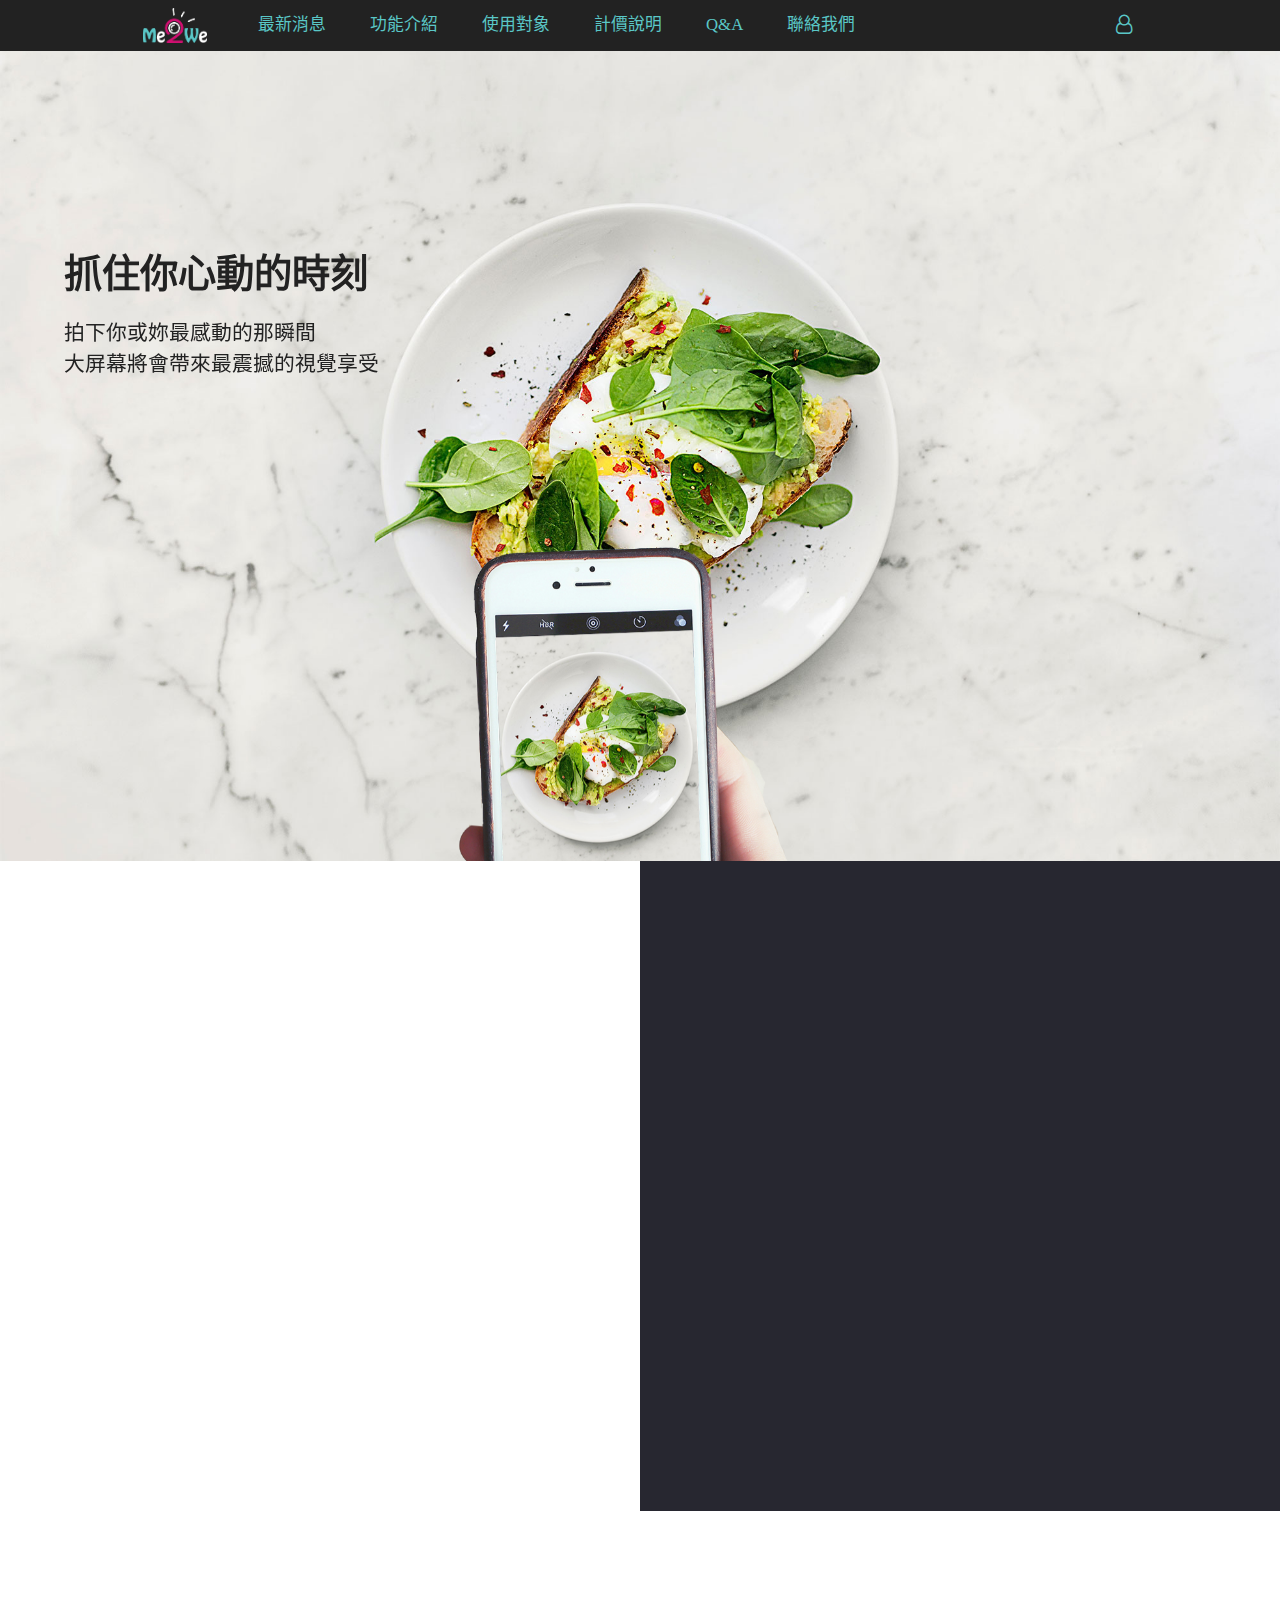
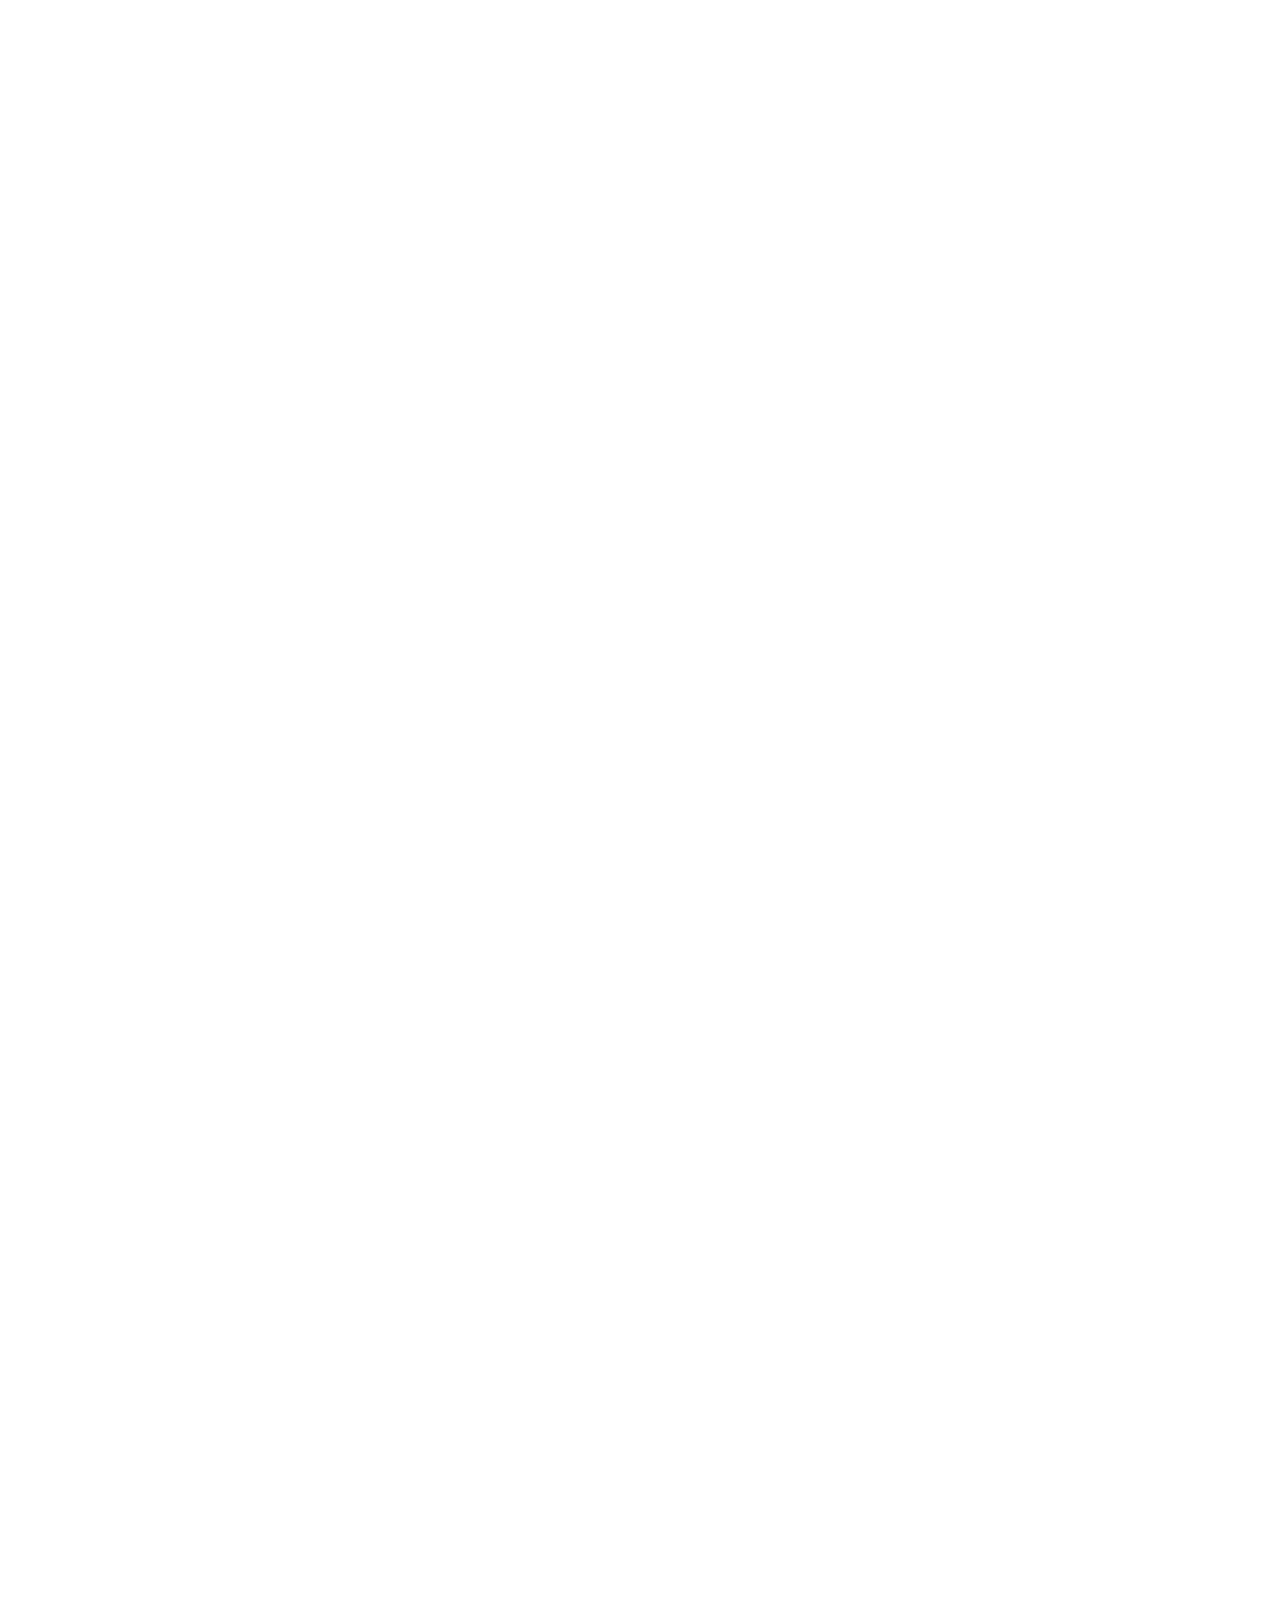
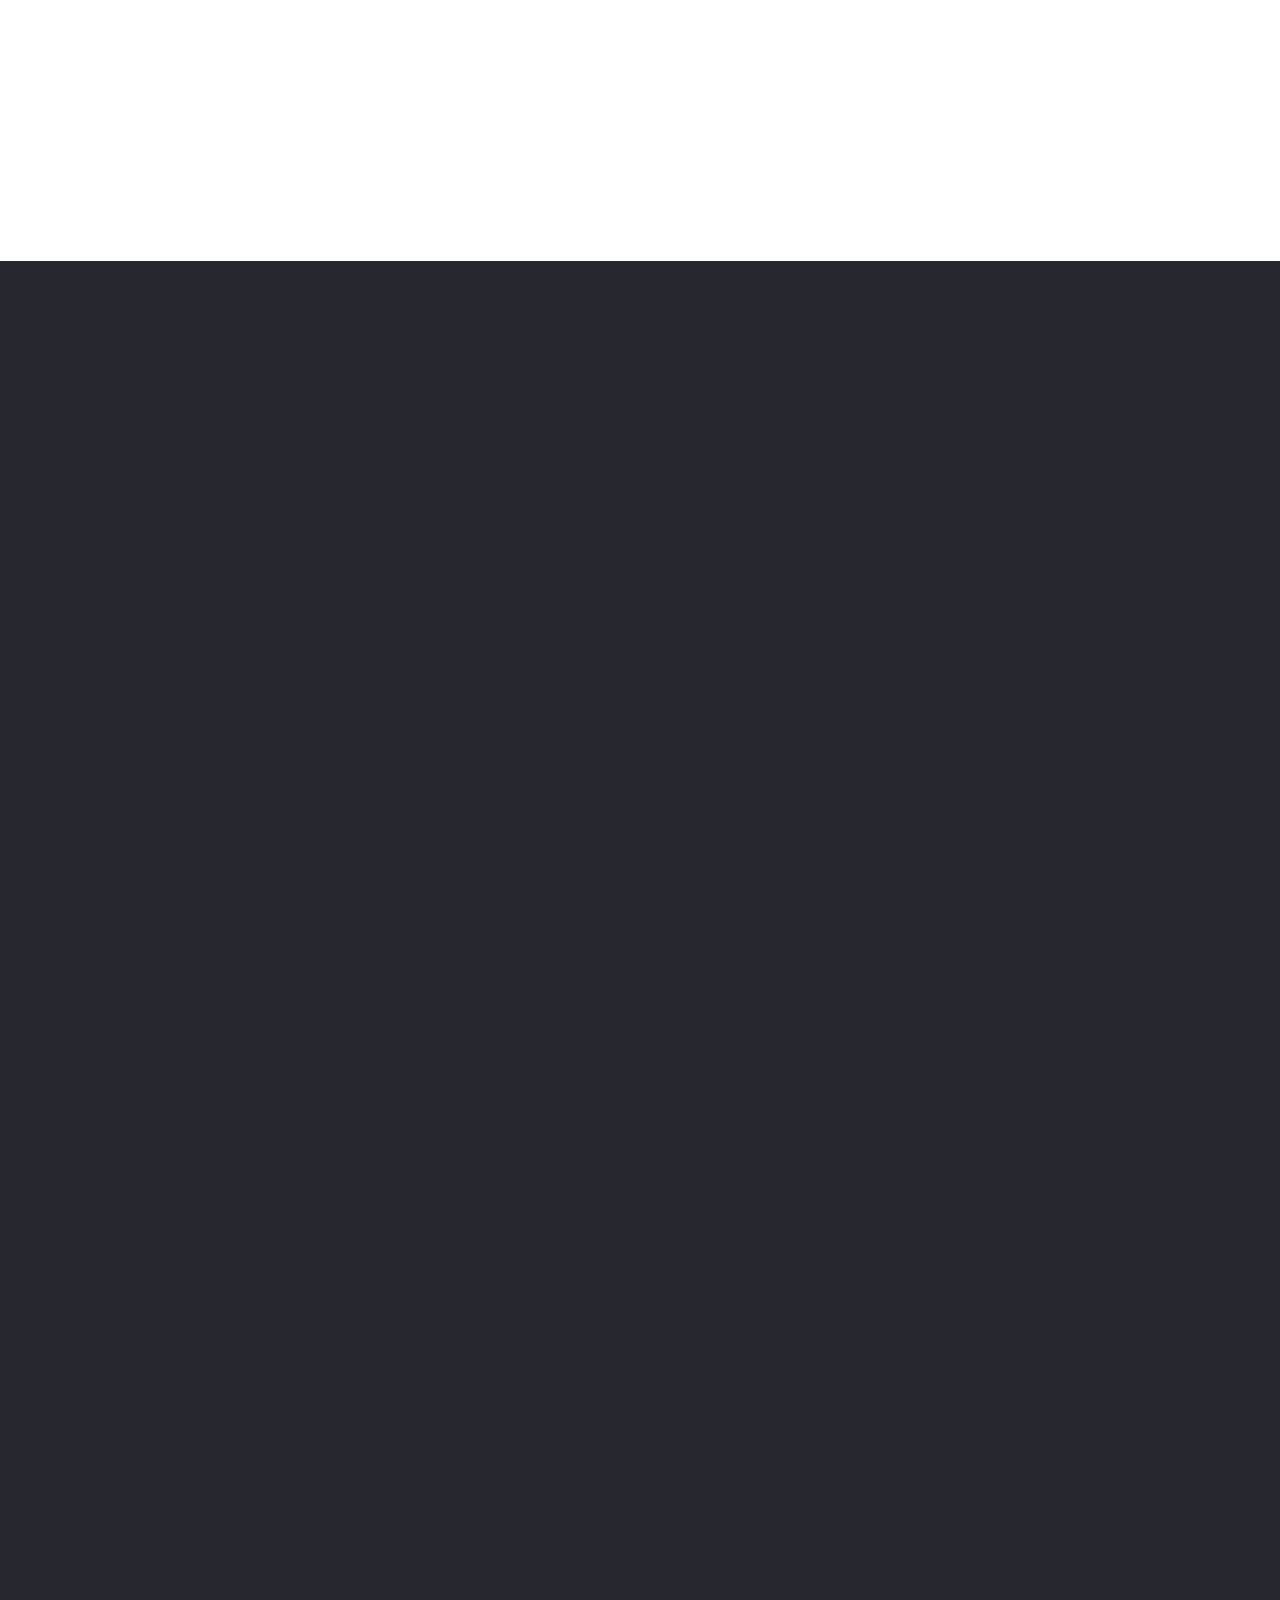
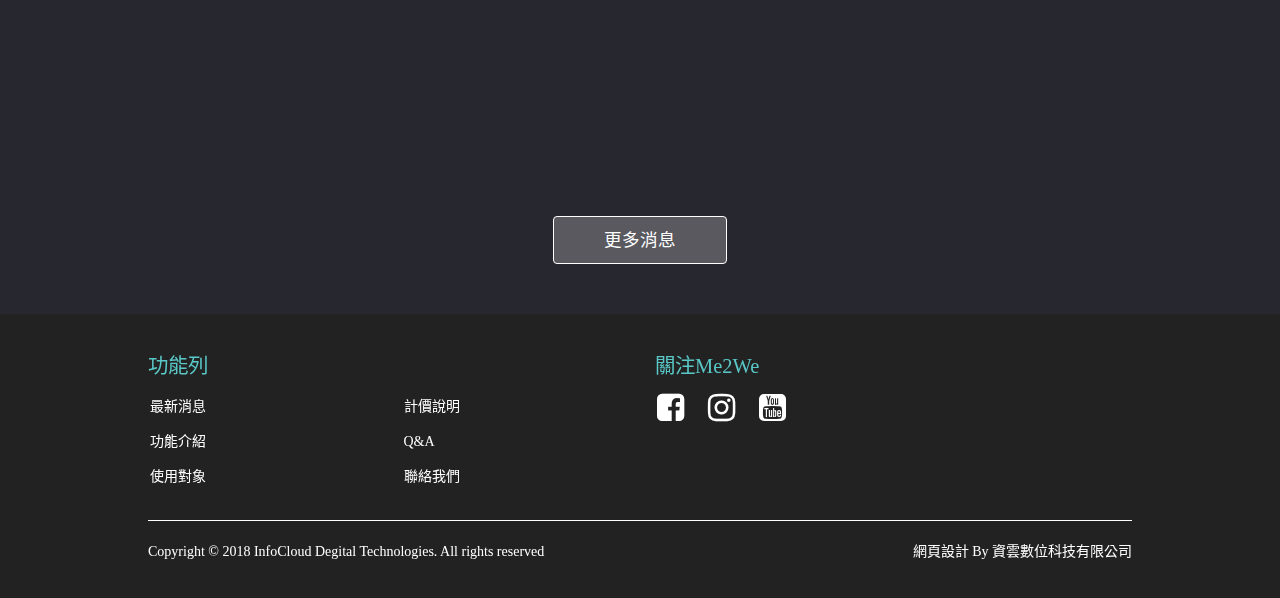
<file: index.html>
<!doctype html>
<html lang="zh-tw" dir="ltr">

<head>
    <meta http-equiv="Content-Type" content="text/html; charset=utf-8" />
    <meta http-equiv="X-UA-Compatible" content="IE=edge">
    <meta name="viewport" content="width=device-width, initial-scale=1, user-scalable=no, shrink-to-fit=no">
    <title>Me2We</title>
    <meta name="keywords" content="Me2We" />
    <meta name="description" content="Me2We" />
    <!-- Bootstrap CSS -->
    <link rel="stylesheet" href="css/bootstrap.min.css">
    <!-- Font-awesome CSS -->
    <link rel="stylesheet" href="css/font-awesome.min.css">
    <!-- Animate CSS -->
    <link rel="stylesheet" href="css/animate.css">
    <!-- Hover CSS -->
    <link rel="stylesheet" href="css/hover.css">
    <link rel="stylesheet" href="css/hover-effect.css">
    <!-- Web CSS -->
    <link rel="stylesheet" href="css/style.css">
    <link rel="stylesheet" href="css/index.css">
    <!-- clientSideInclude JS -->
    <script src="js/ClientSideInclude.js" type="text/javascript"></script>
</head>

<body>
    <!-- include header -->
    <span id="includeheader"></span>
    <script>
        clientSideInclude('includeheader', 'header.html')
    </script>

    <!-- main -->
    <main>
        <!-- banner -->
        <section class="banner">
            <div class="banner-img animated fadeIn">
                <article class="title-area">
                    <h1 class="animated fadeInLeft">抓住你心動的時刻</h1>
                    <p class="animated fadeInUp">
                        拍下你或妳最感動的那瞬間<br />
                        大屏幕將會帶來最震撼的視覺享受
                    </p>
                </article>
                <!-- phone -->
                <img src="img/index/take-picture1.png" class="phone" alt="" />
                <!-- screen -->
                <div class="screen">
                    <div class="screen-img animated fadeIn">
                        <a style="background-image: url('img/index/screen-img2.jpg')"></a>
                        <p>幸福戀人</p>
                    </div>
                    <div class="screen-img animated fadeIn">
                        <a style="background-image: url('img/index/screen-img3.jpg')"></a>
                        <p>精美的畫廊</p>
                    </div>
                    <div class="screen-img animated fadeIn">
                        <a style="background-image: url('img/index/screen-img1.jpg')"></a>
                        <p>好吃的美食</p>
                    </div>
                </div>
            </div>
        </section>

        <!-- game -->
        <section class="game">
            <article class="title-area">
                <h1>賓主盡歡的互動遊戲</h1>
                <p>
                    完全不需要事先準備任何道具，<br />
                    使用手機即可與來賓互動玩遊戲和抽獎。<br />
                    炒熱氣氛只需要一支手機這麼簡單!
                </p>
            </article>
            <div class="game-img-area">
                <!-- game phone -->
                <img src="img/index/game-phone.png" class="game-phone" alt="" />
                <!-- sub title -->
                <h1>大屏幕即時玩樂互動</h1>
                <!-- game pad -->
                <img src="img/index/game-pad.png" class="game-pad" alt="" />
            </div>
        </section>

        <!-- event -->
        <section class="event">
            <article class="title-area">
                <h1>讓活動充滿了無限可能</h1>
                <p>
                    不論是展覽活動、品牌曝光或是婚禮現場，<br />
                    使用Me2We能使活動更豐富有趣。<br />
                    現場與來賓透過手機即時互動並投影於大螢幕，<br />
                    讓您的賓客更能參與其中!
                </p>
            </article>
            <div class="event-img" data-jarallax data-speed="0.2">
                <div class="event-img-area">
                    <!-- event item -->
                    <div class="event-item view view-ninth">
                        <div class="event-item-img" style="background-image: url('img/index/event1.jpg')"></div>
                        <h1>展覽活動</h1>
                        <div class="mask mask-1"></div>
                        <div class="mask mask-2"></div>
                        <div class="content">
                            <h2>展覽活動</h2>
                            <p>可於展場留下活動中的照片，增加整個活動的豐富性。</p>
                        </div>
                    </div>
                    <!-- event item -->
                    <div class="event-item view view-ninth">
                        <div class="event-item-img" style="background-image: url('img/index/event2.jpg')"></div>
                        <h1>品牌介紹</h1>
                        <div class="mask mask-1"></div>
                        <div class="mask mask-2"></div>
                        <div class="content">
                            <h2>品牌介紹</h2>
                            <p>放置自己品牌的產品照片，增加廣告宣傳機會。</p>
                        </div>
                    </div>
                    <!-- event item -->
                    <div class="event-item view view-ninth">
                        <div class="event-item-img" style="background-image: url('img/index/event3.jpg')"></div>
                        <h1>賓客互動</h1>
                        <div class="mask mask-1"></div>
                        <div class="mask mask-2"></div>
                        <div class="content">
                            <h2>賓客互動</h2>
                            <p>可拍下在婚禮或宴會上互動的照片於大屏幕上跟大家分享。</p>
                        </div>
                    </div>
                </div>
            </div>
        </section>

        <!-- album -->
        <section class="album">
            <article class="title-area">
                <h1>自訂活動介紹與相簿</h1>
                <p>
                    您可以在Me2We編輯專屬的活動介紹與相簿內容，<br />
                    配合大屏幕能做有效的管理和分享給好朋友嘍!
                </p>
            </article>
            <div class="album-img-area">
                <!-- sub title -->
                <h1>上傳照片打造一個藝廊</h1>
                <p>讓您的朋友在活動開始前<br />就能在手機上欣賞這些照片</p>
                <!-- album1 -->
                <img src="img/index/album1.jpg" class="album-item" alt="" />
                <!-- album2 -->
                <img src="img/index/album2.jpg" class="album-item" alt="" />
                <!-- album phone -->
                <img src="img/index/album-phone.png" class="album-phone" alt="" />
            </div>
        </section>

        <!-- other -->
        <section class="other">
            <div class="other-img" data-jarallax data-speed="0.2">
                <div class="other-img-area">
                    <a href="people.html" class="other-link"><i class="fa fa-users"></i>使用對象</a>
                    <a href="faq.html" class="other-link"><i class="fa fa-question"></i>Q&A</a>
                </div>
            </div>
        </section>

        <!-- news -->
        <section class="news">
            <article class="title-area">
                <h1>最新消息</h1>
            </article>
            <div class="news-area">
                <a href="news_page.html" class="news-item">
                    <div class="news-item-img">
                        <img src="img/news/news1.jpg" alt="" />
                    </div>
                    <div class="news-item-content">
                        <h3>Me2We最新公告訊息</h3>
                        <p>
                            Me2We是一個拍照互動的服務,使用雲端網路技術。
                            使用者只要經過簡單的幾個步驟就可以將留言及照片上傳與主辦單位,與其他來賓互動,並將之即時顯示於大螢幕上,也可搭配遊戲或抽獎活動讓活動更加豐富...
                        </p>
                        <div class="news-item-date">2018.12.4</div>
                        <div class="news-item-more">READ MORE</div>
                        <div class="clearfix"></div>
                    </div>
                </a>
                <!-- end -->
                <a href="news_page.html" class="news-item">
                    <div class="news-item-img">
                        <img src="img/news/news2.jpg" alt="" />
                    </div>
                    <div class="news-item-content">
                        <h3>Me2We最新公告訊息</h3>
                        <p>
                            Me2We是一個拍照互動的服務,使用雲端網路技術。
                            使用者只要經過簡單的幾個步驟就可以將留言及照片上傳與主辦單位,與其他來賓互動,並將之即時顯示於大螢幕上,也可搭配遊戲或抽獎活動讓活動更加豐富...
                        </p>
                        <div class="news-item-date">2018.12.4</div>
                        <div class="news-item-more">READ MORE</div>
                        <div class="clearfix"></div>
                    </div>
                </a>
                <!-- end -->
                <a href="news_page.html" class="news-item">
                    <div class="news-item-img">
                        <img src="img/news/news3.jpg" alt="" />
                    </div>
                    <div class="news-item-content">
                        <h3>Me2We最新公告訊息</h3>
                        <p>
                            Me2We是一個拍照互動的服務,使用雲端網路技術。
                            使用者只要經過簡單的幾個步驟就可以將留言及照片上傳與主辦單位,與其他來賓互動,並將之即時顯示於大螢幕上,也可搭配遊戲或抽獎活動讓活動更加豐富...
                        </p>
                        <div class="news-item-date">2018.12.4</div>
                        <div class="news-item-more">READ MORE</div>
                        <div class="clearfix"></div>
                    </div>
                </a>
                <!-- end -->
                <a href="news_page.html" class="news-item">
                    <div class="news-item-img">
                        <img src="img/news/news4.jpg" alt="" />
                    </div>
                    <div class="news-item-content">
                        <h3>Me2We最新公告訊息</h3>
                        <p>
                            Me2We是一個拍照互動的服務,使用雲端網路技術。
                            使用者只要經過簡單的幾個步驟就可以將留言及照片上傳與主辦單位,與其他來賓互動,並將之即時顯示於大螢幕上,也可搭配遊戲或抽獎活動讓活動更加豐富...
                        </p>
                        <div class="news-item-date">2018.12.4</div>
                        <div class="news-item-more">READ MORE</div>
                        <div class="clearfix"></div>
                    </div>
                </a>
                <!-- end -->
                <a href="news_page.html" class="news-item">
                    <div class="news-item-img">
                        <img src="img/news/news2.jpg" alt="" />
                    </div>
                    <div class="news-item-content">
                        <h3>Me2We最新公告訊息</h3>
                        <p>
                            Me2We是一個拍照互動的服務,使用雲端網路技術。
                            使用者只要經過簡單的幾個步驟就可以將留言及照片上傳與主辦單位,與其他來賓互動,並將之即時顯示於大螢幕上,也可搭配遊戲或抽獎活動讓活動更加豐富...
                        </p>
                        <div class="news-item-date">2018.12.4</div>
                        <div class="news-item-more">READ MORE</div>
                        <div class="clearfix"></div>
                    </div>
                </a>
                <!-- end -->
                <a href="news_page.html" class="news-item">
                    <div class="news-item-img">
                        <img src="img/news/news4.jpg" alt="" />
                    </div>
                    <div class="news-item-content">
                        <h3>Me2We最新公告訊息</h3>
                        <p>
                            Me2We是一個拍照互動的服務,使用雲端網路技術。
                            使用者只要經過簡單的幾個步驟就可以將留言及照片上傳與主辦單位,與其他來賓互動,並將之即時顯示於大螢幕上,也可搭配遊戲或抽獎活動讓活動更加豐富...
                        </p>
                        <div class="news-item-date">2018.12.4</div>
                        <div class="news-item-more">READ MORE</div>
                        <div class="clearfix"></div>
                    </div>
                </a>
                <!-- end -->
            </div>
            
            <a href="news.html" class="news-more">更多消息</a>
        </section>
    </main>

    <!-- include footer -->
    <span id="includefooter"></span>
    <script>
        clientSideInclude('includefooter', 'footer.html')
    </script>

    <!-- JQuery Js -->
    <script src="js/jquery-3.3.1.min.js" type="text/javascript"></script>
    <!-- Bootstrap Js -->
    <script src="js/bootstrap.min.js" type="text/javascript"></script>
    <!-- ScrollMagic Js -->
    <script src="js/TweenMax.min.js" type="text/javascript"></script>
    <script src="js/ScrollMagic.js" type="text/javascript"></script>
    <script src="js/animation.gsap.js" type="text/javascript"></script>
    <script src="js/velocity.min.js" type="text/javascript"></script>
    <script src="js/animation.velocity.js" type="text/javascript"></script>
    <!-- Jarallax Js -->
    <script src="js/jarallax.min.js" type="text/javascript"></script>
    <!-- Masonry Js -->
    <script src="js/masonry.pkgd.min.js" type="text/javascript"></script>
    <script src="js/imagesloaded.pkgd.min.js" type="text/javascript"></script>
    <!-- Web Js -->
    <script src="js/config.js" type="text/javascript"></script>
    <script src="js/index.js" type="text/javascript"></script>
</body>

</html>
</file>
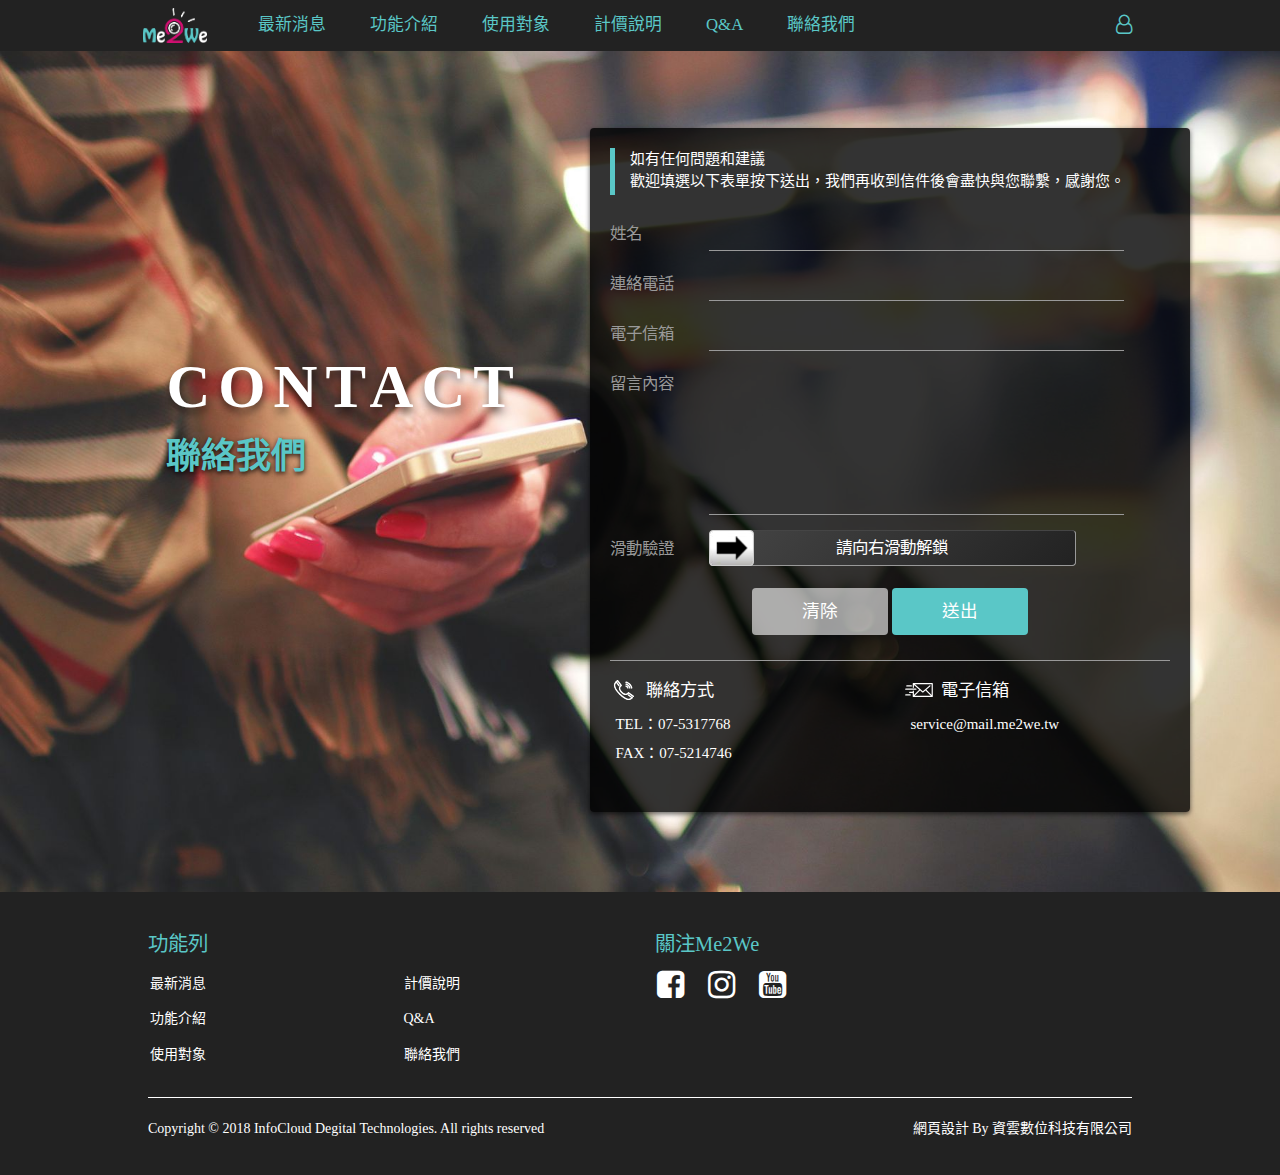
<file: contact.html>
<!doctype html>
<html lang="zh-tw" dir="ltr">

<head>
    <meta http-equiv="Content-Type" content="text/html; charset=utf-8" />
    <meta http-equiv="X-UA-Compatible" content="IE=edge">
    <meta name="viewport" content="width=device-width, initial-scale=1, user-scalable=no, shrink-to-fit=no">
    <title>聯絡我們-Me2We</title>
    <meta name="keywords" content="Me2We" />
    <meta name="description" content="Me2We" />
    <!-- Bootstrap CSS -->
    <link rel="stylesheet" href="css/bootstrap.min.css">
    <!-- Font-awesome CSS -->
    <link rel="stylesheet" href="css/font-awesome.min.css">
    <!-- Animate CSS -->
    <link rel="stylesheet" href="css/animate.css">
    <!-- Unlock CSS -->
    <link rel="stylesheet" href="css/unlock.css">
    <!-- Web CSS -->
    <link rel="stylesheet" href="css/style.css">
    <link rel="stylesheet" href="css/contact.css">
    <!-- clientSideInclude JS -->
    <script src="js/ClientSideInclude.js" type="text/javascript"></script>
</head>

<body>
    <!-- include header -->
    <span id="includeheader"></span>
    <script>
        clientSideInclude('includeheader', 'header.html')
    </script>

    <!-- main -->
    <main>
        <!-- main banner -->
        <section class="main-banner">
            <div class="main-banner-img animated fadeIn">
                <article class="main-title-area">
                    <h1 class="animated fadeInLeft">CONTACT</h1>
                    <p class="animated fadeInUp">聯絡我們</p>
                </article>
                <!-- contact -->
                <div class="contact animated fadeInUp">
                    <div class="container-fluid">
                        <div class="row">
                            <div class="col-md-12">
                                <h3 class="contact-tooltip">
                                    如有任何問題和建議<br />
                                    歡迎填選以下表單按下送出，我們再收到信件後會盡快與您聯繫，感謝您。
                                </h3>
                                <form role="form" autocomplete="off">
                                    <div class="form-group row">
                                        <label for="name" class="col-sm-2 col-form-label">姓名</label>
                                        <div class="col-sm-10">
                                            <input type="text" class="form-input" id="name" name="name">
                                            <span class="form-separator"></span>
                                        </div>
                                    </div>
                                    <div class="form-group row">
                                        <label for="phone" class="col-sm-2 col-form-label">連絡電話</label>
                                        <div class="col-sm-10">
                                            <input type="text" class="form-input" id="phone" name="phone">
                                            <span class="form-separator"></span>
                                        </div>
                                    </div>
                                    <div class="form-group row">
                                        <label for="email" class="col-sm-2 col-form-label">電子信箱</label>
                                        <div class="col-sm-10">
                                            <input type="email" class="form-input" id="email" name="email">
                                            <span class="form-separator"></span>
                                        </div>
                                    </div>
                                    <div class="form-group row">
                                        <label for="message" class="col-sm-2 col-form-label">留言內容</label>
                                        <div class="col-sm-10">
                                            <textarea class="form-input" id="message" name="message"></textarea>
                                            <span class="form-separator"></span>
                                        </div>
                                    </div>
                                    <div class="form-group row">
                                        <label for="unlock" class="col-sm-2 col-form-label">滑動驗證</label>
                                        <div class="col-sm-10">
                                            <div class="unlock"></div>
                                        </div>
                                    </div>

                                    <div class="row form-btn-area">
                                        <div class="col-sm-12 text-center">
                                            <input type="reset" class="form-btn" value="清除">
                                            <input type="submit" class="form-btn" value="送出">
                                        </div>
                                    </div>
                                </form>
                            </div>
                            <div class="col-md-12 contact-subtitle-area">
                                <div class="row">
                                    <div class="col-md-6 col-sm-12 col-xs-12">
                                        <h3 class="contact-subtitle">
                                            <img src="img/contact/phone.svg" alt="" />
                                            聯絡方式
                                        </h3>
                                        <p>TEL：07-5317768</p>
                                        <p>FAX：07-5214746</p>
                                    </div>
                                    <div class="col-md-6 col-sm-12 col-xs-12">
                                        <h3 class="contact-subtitle">
                                            <img src="img/contact/email.svg" alt="" />
                                            電子信箱
                                        </h3>
                                        <p>service@mail.me2we.tw</p>
                                    </div>
                                </div>
                            </div>
                        </div>
                    </div>
                </div>
                <div class="clearfix"></div>
            </div>
        </section>
    </main>

    <!-- include footer -->
    <span id="includefooter"></span>
    <script>
        clientSideInclude('includefooter', 'footer.html')
    </script>

    <!-- JQuery Js -->
    <script src="js/jquery-3.3.1.min.js" type="text/javascript"></script>
    <!-- Bootstrap Js -->
    <script src="js/bootstrap.min.js" type="text/javascript"></script>
    <!-- Unlock Js -->
    <script src="js/unlock.js" type="text/javascript"></script>
    <!-- Web Js -->
    <script src="js/config.js" type="text/javascript"></script>
    <script src="js/contact.js" type="text/javascript"></script>
</body>

</html>
</file>
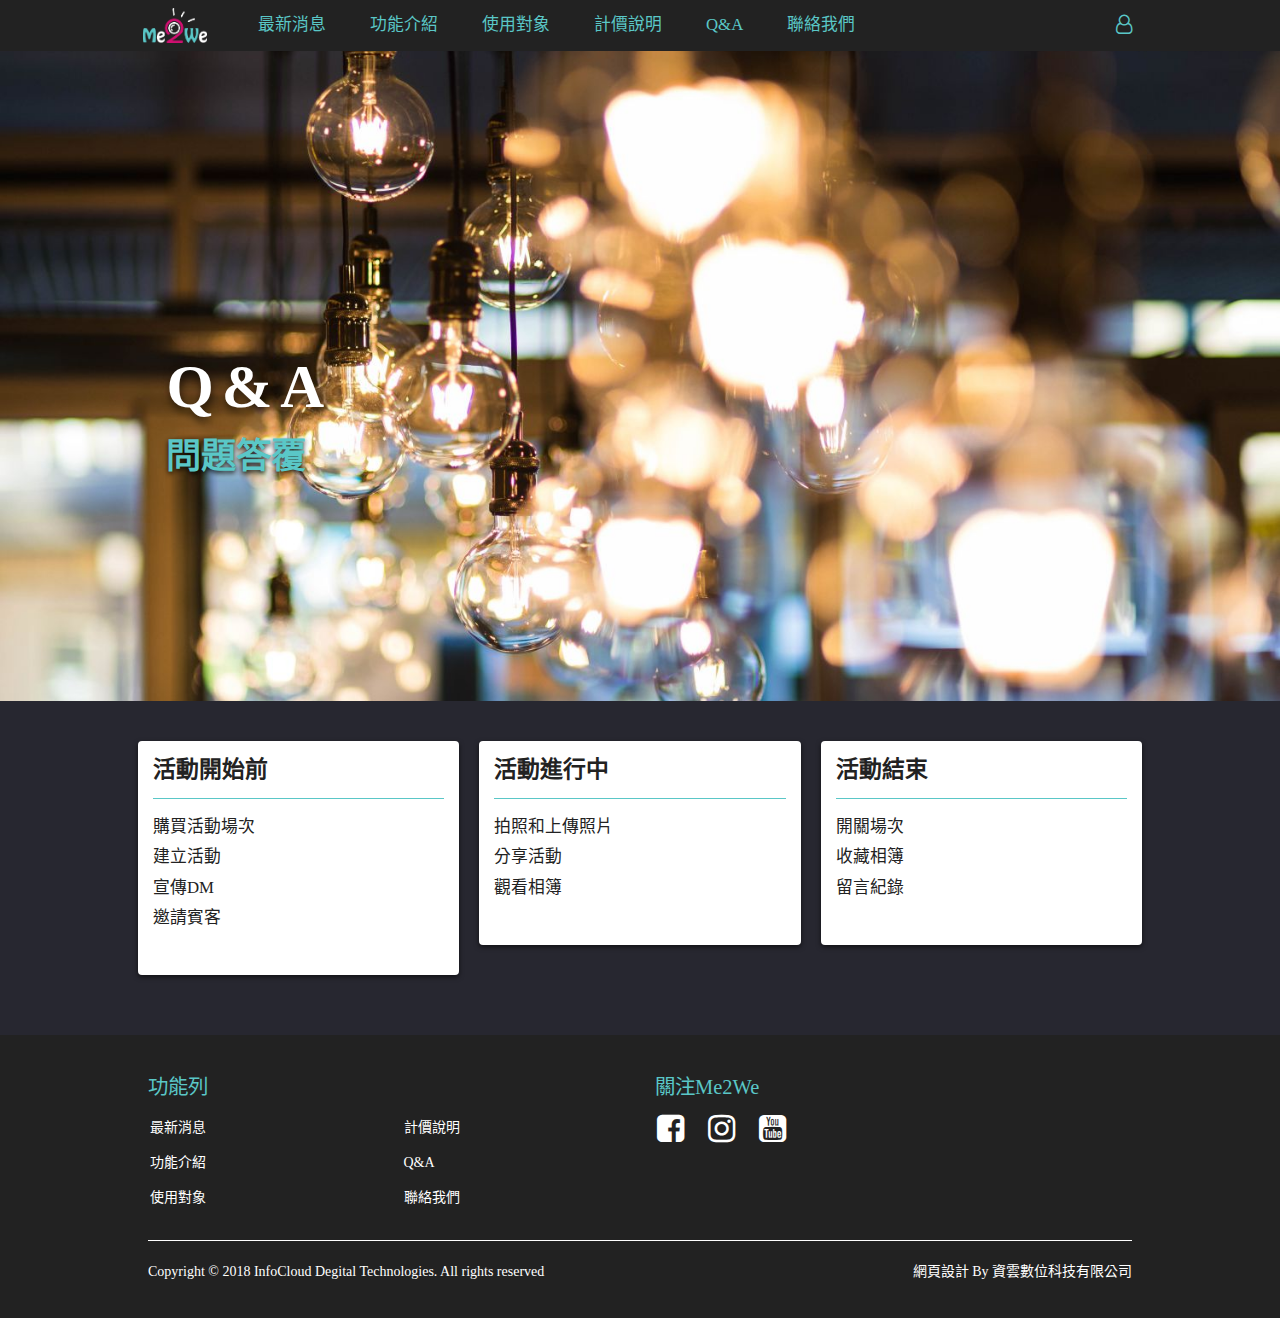
<file: faq.html>
<!doctype html>
<html lang="zh-tw" dir="ltr">

<head>
    <meta http-equiv="Content-Type" content="text/html; charset=utf-8" />
    <meta http-equiv="X-UA-Compatible" content="IE=edge">
    <meta name="viewport" content="width=device-width, initial-scale=1, user-scalable=no, shrink-to-fit=no">
    <title>Q&A-Me2We</title>
    <meta name="keywords" content="Me2We" />
    <meta name="description" content="Me2We" />
    <!-- Bootstrap CSS -->
    <link rel="stylesheet" href="css/bootstrap.min.css">
    <!-- Font-awesome CSS -->
    <link rel="stylesheet" href="css/font-awesome.min.css">
    <!-- Animate CSS -->
    <link rel="stylesheet" href="css/animate.css">
    <!-- Web CSS -->
    <link rel="stylesheet" href="css/style.css">
    <link rel="stylesheet" href="css/faq.css">
    <!-- clientSideInclude JS -->
    <script src="js/ClientSideInclude.js" type="text/javascript"></script>
</head>

<body>
    <!-- include header -->
    <span id="includeheader"></span>
    <script>
        clientSideInclude('includeheader', 'header.html')
    </script>

    <!-- main -->
    <main>
        <!-- main banner -->
        <section class="main-banner">
            <div class="main-banner-img animated fadeIn">
                <article class="main-title-area">
                    <h1 class="animated fadeInLeft">Q&A</h1>
                    <p class="animated fadeInUp">問題答覆</p>
                </article>
            </div>
        </section>

        <!-- faq -->
        <section class="faq">
            <div class="container-fluid">
                <div class="row">
                    <div class="col-md-4 col-sm-12 col-xs-12 animated fadeInUp">
                        <div class="faq-item">
                            <h3>活動開始前</h3>
                            <ul>
                                <li><a href="javascript:void(0)" id="faq1" class="faq-item-link">購買活動場次</a></li>
                                <li><a href="javascript:void(0)" id="faq2" class="faq-item-link">建立活動</a></li>
                                <li><a href="javascript:void(0)" id="faq3" class="faq-item-link">宣傳DM</a></li>
                                <li><a href="javascript:void(0)" id="faq4" class="faq-item-link">邀請賓客</a></li>
                            </ul>
                        </div>
                    </div>
                    <!-- end -->
                    <div class="col-md-4 col-sm-12 col-xs-12 animated fadeInUp">
                        <div class="faq-item">
                            <h3>活動進行中</h3>
                            <ul>
                                <li><a href="javascript:void(0)" id="faq5" class="faq-item-link">拍照和上傳照片</a></li>
                                <li><a href="javascript:void(0)" id="faq6" class="faq-item-link">分享活動</a></li>
                                <li><a href="javascript:void(0)" id="faq7" class="faq-item-link">觀看相簿</a></li>
                            </ul>
                        </div>
                    </div>
                    <!-- end -->
                    <div class="col-md-4 col-sm-12 col-xs-12 animated fadeInUp">
                        <div class="faq-item">
                            <h3>活動結束</h3>
                            <ul>
                                <li><a href="javascript:void(0)" id="faq8" class="faq-item-link">開關場次</a></li>
                                <li><a href="javascript:void(0)" id="faq9" class="faq-item-link">收藏相簿</a></li>
                                <li><a href="javascript:void(0)" id="faq10" class="faq-item-link">留言紀錄</a></li>
                            </ul>
                        </div>
                    </div>
                    <!-- end -->
                </div>
            </div>
        </section>
    </main>

    <!-- include footer -->
    <span id="includefooter"></span>
    <script>
        clientSideInclude('includefooter', 'footer.html')
    </script>

    <!-- faq model -->
    <div class="faq-model">
        <div class="faq-model-area animated">
            <a href="javascript:void(0)" class="faq-model-close">&times;</a>
            <h1>購買活動場次</h1>
            <div class="faq-model-body">
                <p>
                    1. 於計價說明參考方案決定所要的方案，並於連絡我們填寫資料按下送出。
                </p>
                <p>
                    2. 我們會撥打電話通知您相關訊息和購買方法。
                </p>
                <p>
                    3. 購買成功後即可在後台設定自己想要的活動和相關的相簿與遊戲。
                </p>
                <p>
                    4. 於計價說明參考方案決定所要的方案，並於連絡我們填寫資料按下送出。
                </p>
                <p>
                    5. 我們會撥打電話通知您相關訊息和購買方法。
                </p>
                <p>
                    6. 購買成功後即可在後台設定自己想要的活動和相關的相簿與遊戲。
                </p>
            </div>
        </div>
    </div>

    <!-- JQuery Js -->
    <script src="js/jquery-3.3.1.min.js" type="text/javascript"></script>
    <!-- Bootstrap Js -->
    <script src="js/bootstrap.min.js" type="text/javascript"></script>
    <!-- Web Js -->
    <script src="js/config.js" type="text/javascript"></script>
    <script src="js/faq.js" type="text/javascript"></script>
</body>

</html>
</file>
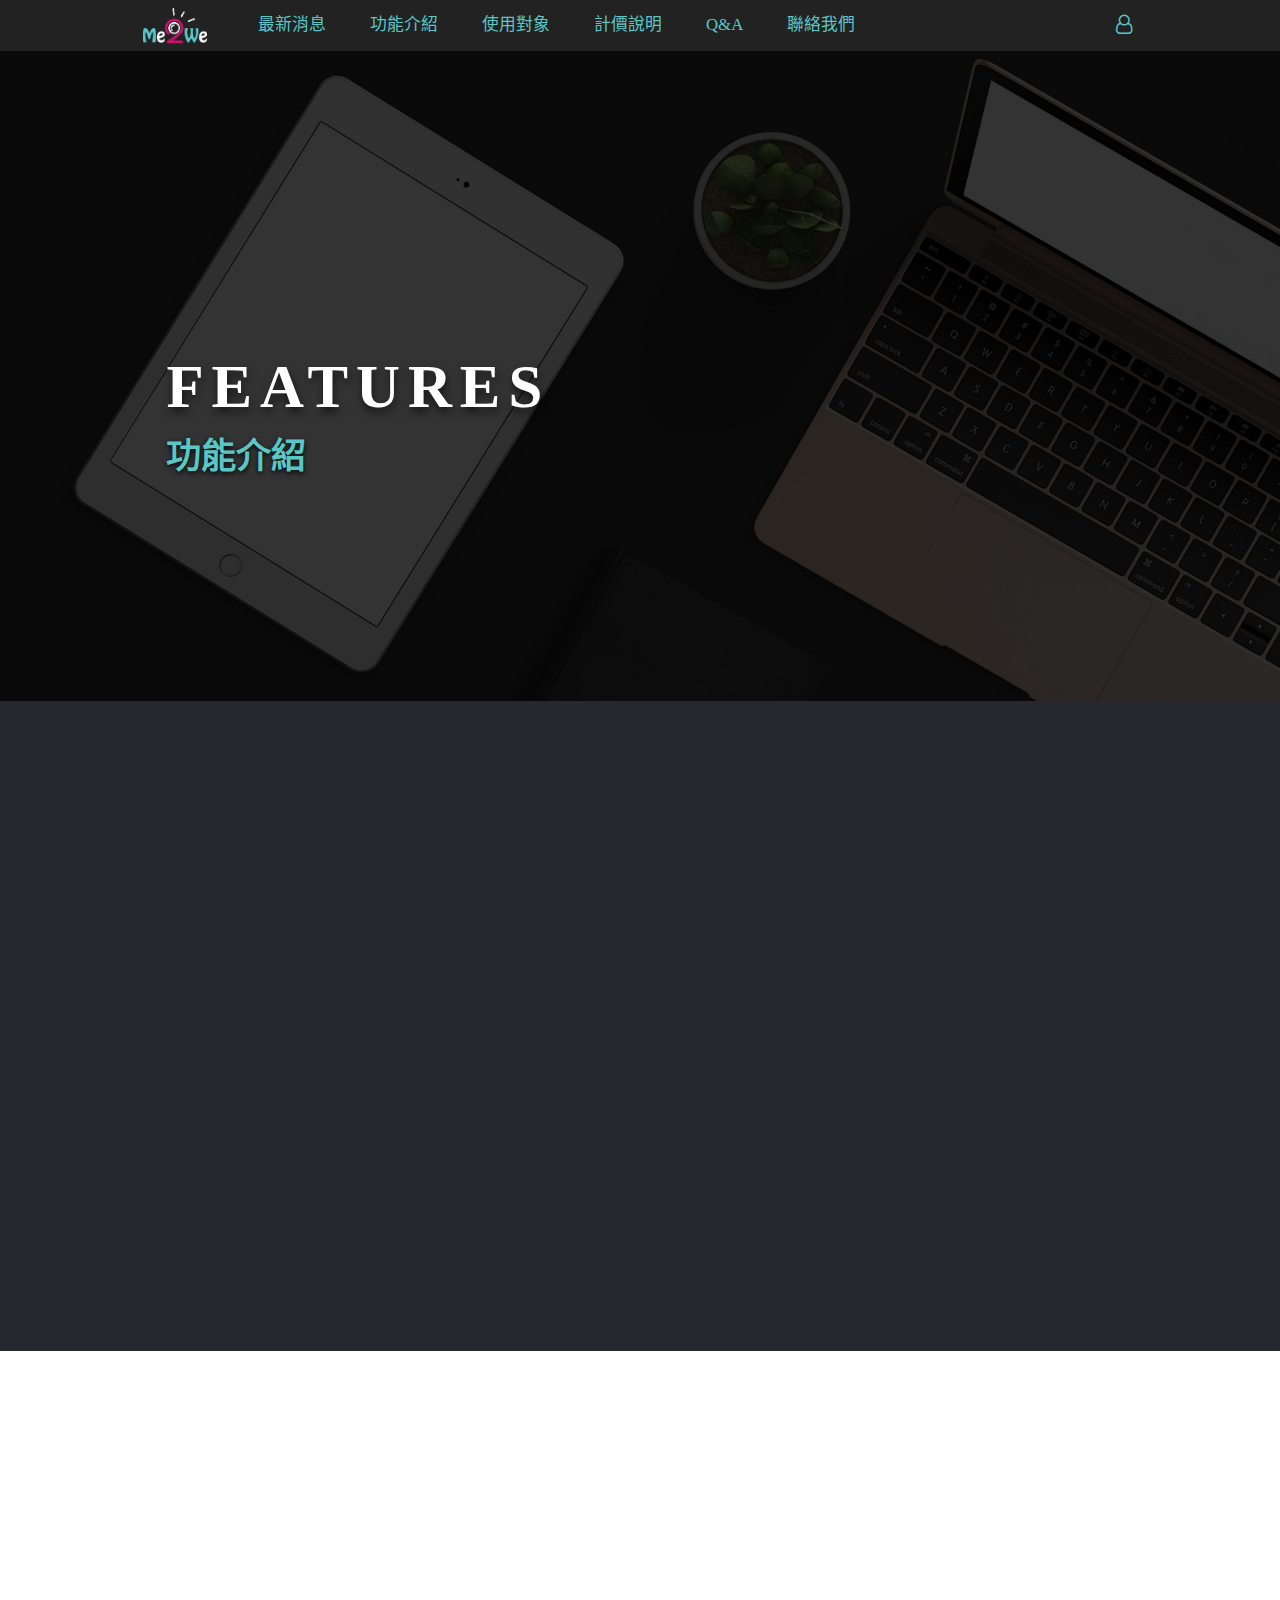
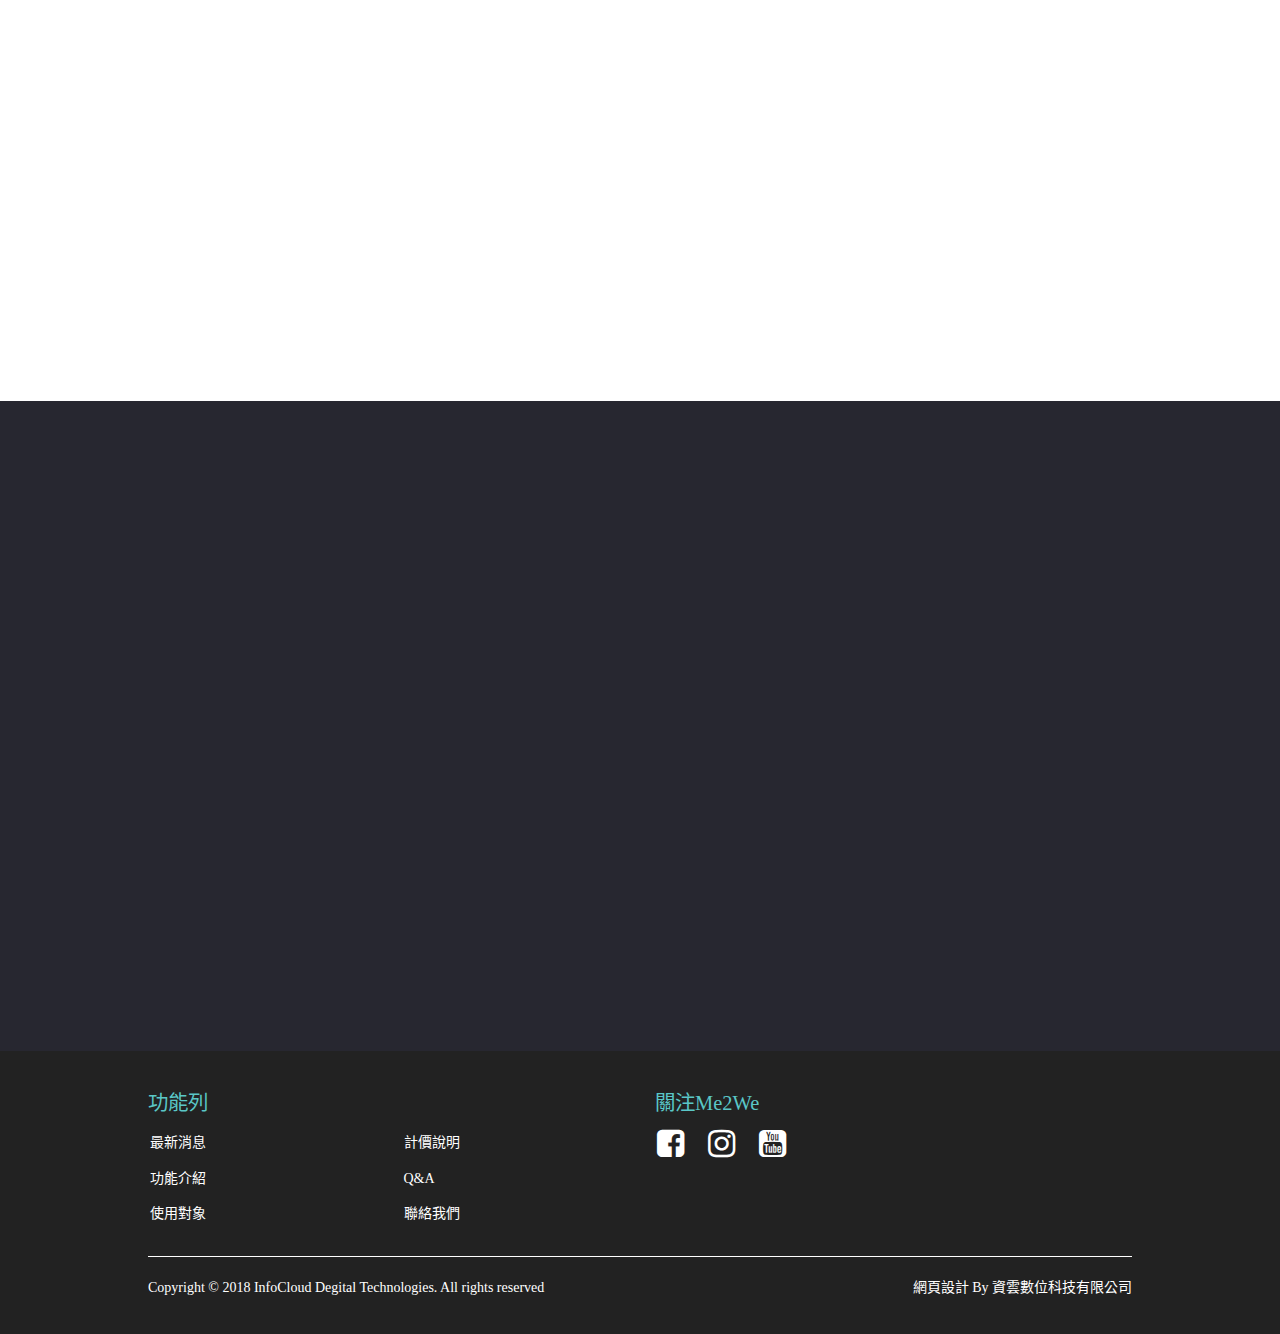
<file: features.html>
<!doctype html>
<html lang="zh-tw" dir="ltr">

<head>
    <meta http-equiv="Content-Type" content="text/html; charset=utf-8" />
    <meta http-equiv="X-UA-Compatible" content="IE=edge">
    <meta name="viewport" content="width=device-width, initial-scale=1, user-scalable=no, shrink-to-fit=no">
    <title>功能介紹-Me2We</title>
    <meta name="keywords" content="Me2We" />
    <meta name="description" content="Me2We" />
    <!-- Bootstrap CSS -->
    <link rel="stylesheet" href="css/bootstrap.min.css">
    <!-- Font-awesome CSS -->
    <link rel="stylesheet" href="css/font-awesome.min.css">
    <!-- Animate CSS -->
    <link rel="stylesheet" href="css/animate.css">
    <!-- Web CSS -->
    <link rel="stylesheet" href="css/style.css">
    <link rel="stylesheet" href="css/features.css">
    <!-- clientSideInclude JS -->
    <script src="js/ClientSideInclude.js" type="text/javascript"></script>
</head>

<body>
    <!-- include header -->
    <span id="includeheader"></span>
    <script>
        clientSideInclude('includeheader', 'header.html')
    </script>

    <!-- main -->
    <main>
        <!-- main banner -->
        <section class="main-banner">
            <div class="main-banner-img animated fadeIn">
                <article class="main-title-area">
                    <h1 class="animated fadeInLeft">FEATURES</h1>
                    <p class="animated fadeInUp">功能介紹</p>
                </article>
                <!-- features -->
                <div class="features">
                    <!-- features phone -->
                    <img src="img/features/phone.png" class="features-phone" alt="" />
                    <!-- features screen -->
                    <img src="img/features/screen.png" class="features-screen" alt="" />
                </div>
            </div>
        </section>

        <!-- manager -->
        <section class="manager animated fadeIn">
            <article class="title-area">
                <h1>Me2We手機管理</h1>
                <p>
                    管理者可在手機管理編輯每個場次，<br />
                    每個場次都有對應的日期和相關設定<br />
                    可讓管理者依喜好作修改。<br />
                    手機管理介面操作起來更簡單容易!
                </p>
            </article>
            <div class="manager-img-area">
                <!-- manager phone -->
                <img src="img/features/phone1s.png" class="manager-phone" alt="" />
            </div>
        </section>

        <!-- customer -->
        <section class="customer">
            <article class="title-area">
                <h1>Me2We來賓互動</h1>
                <p>
                    來賓可透過手機觀看活動介紹和相簿，<br />
                    也可利用拍照留言上傳來進行即時互動，<br />
                    使整個活動變得更加精彩、有趣!
                </p>
            </article>
            <div class="customer-img-area">
                <!-- customer phone -->
                <img src="img/features/phone2s.png" class="customer-phone" alt="" />
            </div>
        </section>

        <!-- show -->
        <section class="manager show">
            <article class="title-area">
                <h1>Me2We大屏幕顯示</h1>
                <p>
                    來賓拍照留言上傳後，<br />
                    可立即在大屏幕上顯示自己剛拍的相片，<br />
                    酷炫的特效和拍照留言展示為活動增添了<br />
                    不一樣的樂趣!
                </p>
            </article>
            <div class="manager-img-area">
                <!-- show screen -->
                <img src="img/features/screen-all.png" class="show-screen" alt="" />
            </div>
        </section>
    </main>

    <!-- include footer -->
    <span id="includefooter"></span>
    <script>
        clientSideInclude('includefooter', 'footer.html')
    </script>

    <!-- JQuery Js -->
    <script src="js/jquery-3.3.1.min.js" type="text/javascript"></script>
    <!-- Bootstrap Js -->
    <script src="js/bootstrap.min.js" type="text/javascript"></script>
    <!-- ScrollMagic Js -->
    <script src="js/TweenMax.min.js" type="text/javascript"></script>
    <script src="js/ScrollMagic.js" type="text/javascript"></script>
    <script src="js/animation.gsap.js" type="text/javascript"></script>
    <!-- Web Js -->
    <script src="js/config.js" type="text/javascript"></script>
    <script src="js/features.js" type="text/javascript"></script>
</body>

</html>
</file>
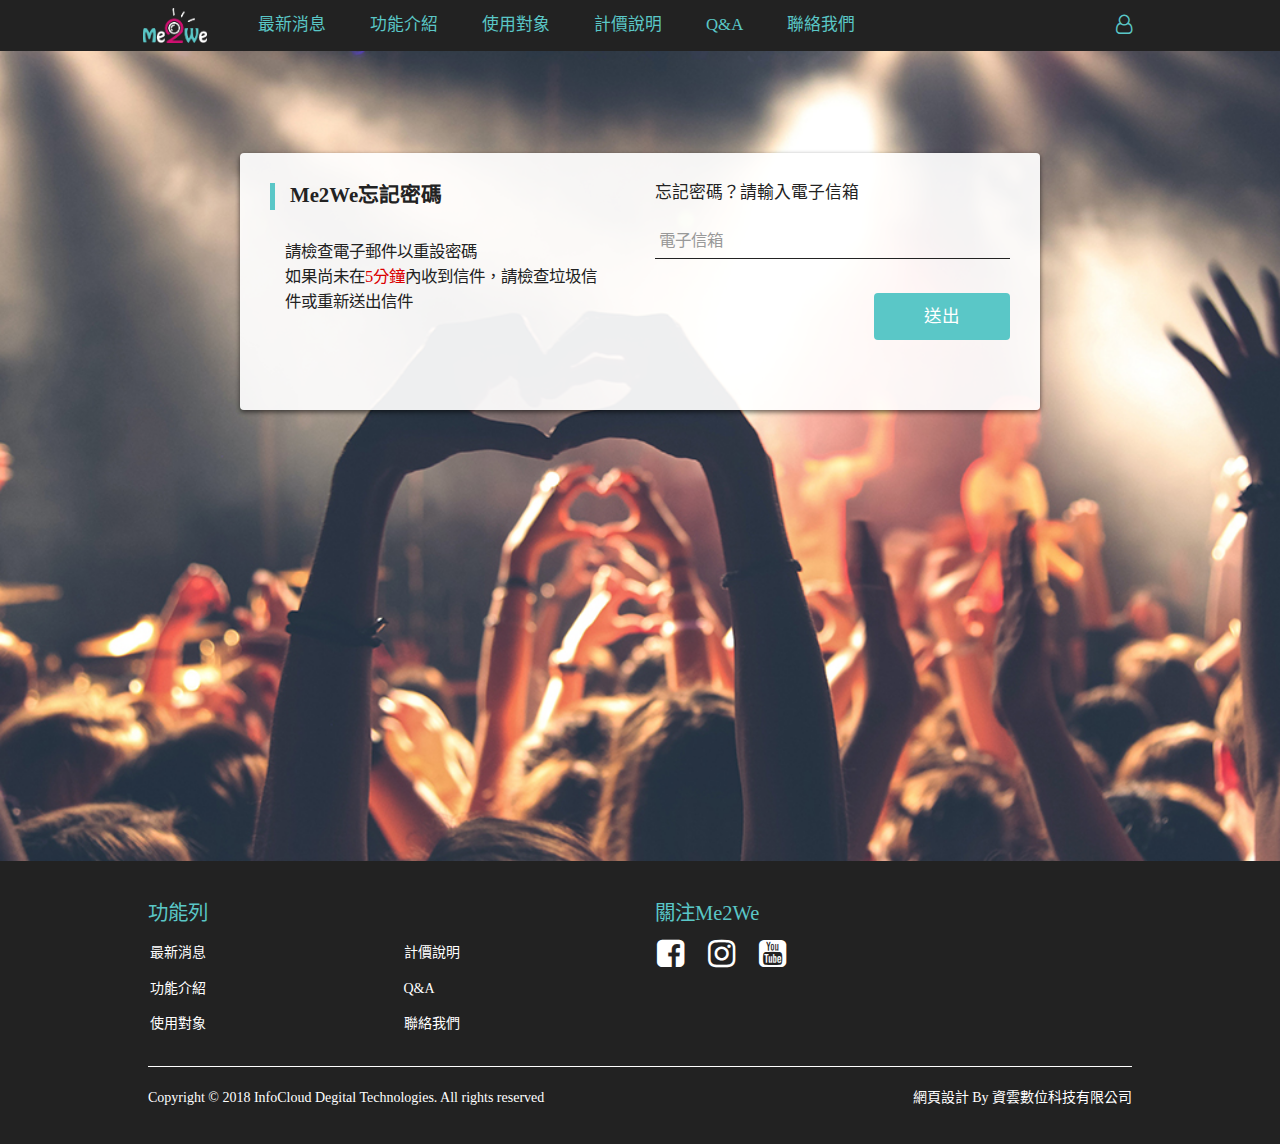
<file: forget_pwd.html>
<!doctype html>
<html lang="zh-tw" dir="ltr">

<head>
    <meta http-equiv="Content-Type" content="text/html; charset=utf-8" />
    <meta http-equiv="X-UA-Compatible" content="IE=edge">
    <meta name="viewport" content="width=device-width, initial-scale=1, user-scalable=no, shrink-to-fit=no">
    <title>忘記密碼-Me2We</title>
    <meta name="keywords" content="Me2We" />
    <meta name="description" content="Me2We" />
    <!-- Bootstrap CSS -->
    <link rel="stylesheet" href="css/bootstrap.min.css">
    <!-- Font-awesome CSS -->
    <link rel="stylesheet" href="css/font-awesome.min.css">
    <!-- Animate CSS -->
    <link rel="stylesheet" href="css/animate.css">
    <!-- Web CSS -->
    <link rel="stylesheet" href="css/style.css">
    <link rel="stylesheet" href="css/page-center.css">
    <!-- clientSideInclude JS -->
    <script src="js/ClientSideInclude.js" type="text/javascript"></script>
</head>

<body>
    <!-- include header -->
    <span id="includeheader"></span>
    <script>
        clientSideInclude('includeheader', 'header.html')
    </script>

    <!-- main -->
    <main>
        <!-- main banner -->
        <section class="main-banner">
            <div class="main-banner-img animated fadeIn">
                <!-- page -->
                <div class="page animated fadeInUp">
                    <div class="container-fluid">
                        <div class="row">
                            <div class="col-md-6 col-sm-12 col-xs-12">
                                <h3 class="page-title">
                                    Me2We忘記密碼
                                </h3>
                                <div class="page-extralogin-area">
                                    請檢查電子郵件以重設密碼<br />如果尚未在<font color="#db0000">5分鐘</font>內收到信件，請檢查垃圾信件或重新送出信件
                                </div>
                            </div>
                            <div class="col-md-6 col-sm-12 col-xs-12">
                                <h3 class="page-subtitle">忘記密碼？請輸入電子信箱</h3>
                                <form role="form" action="reset_pwd.html" autocomplete="off">
                                    <div class="form-group row">
                                        <div class="col-sm-12">
                                            <input type="text" class="form-input" id="email" name="email" placeholder="電子信箱">
                                            <span class="form-separator"></span>
                                        </div>
                                    </div>

                                    <div class="row form-btn-area">
                                        <div class="col-sm-12">
                                            <input type="submit" class="page-btn" value="送出">
                                        </div>
                                    </div>
                                </form>
                            </div>
                        </div>
                    </div>
                </div>
            </div>
        </section>
    </main>

    <!-- include footer -->
    <span id="includefooter"></span>
    <script>
        clientSideInclude('includefooter', 'footer.html')
    </script>

    <!-- JQuery Js -->
    <script src="js/jquery-3.3.1.min.js" type="text/javascript"></script>
    <!-- Bootstrap Js -->
    <script src="js/bootstrap.min.js" type="text/javascript"></script>
    <!-- Web Js -->
    <script src="js/config.js" type="text/javascript"></script>
</body>

</html>
</file>
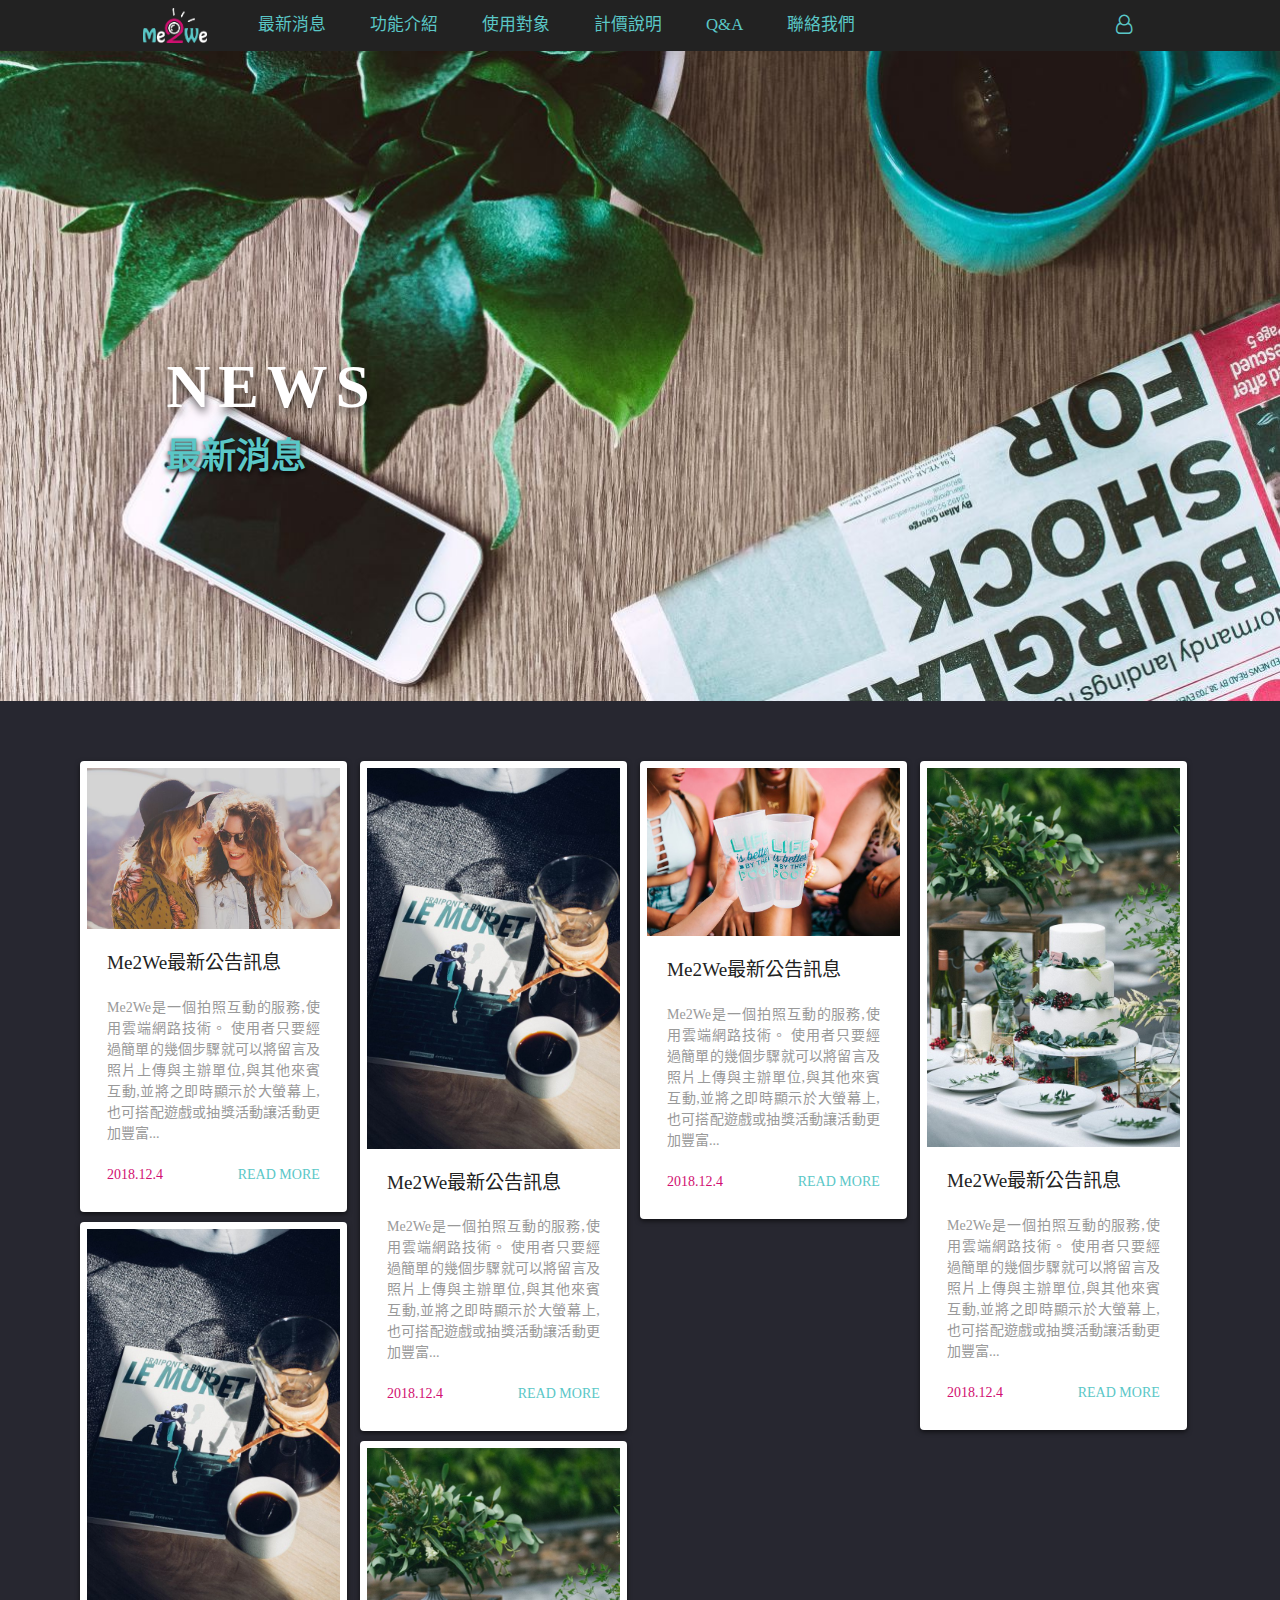
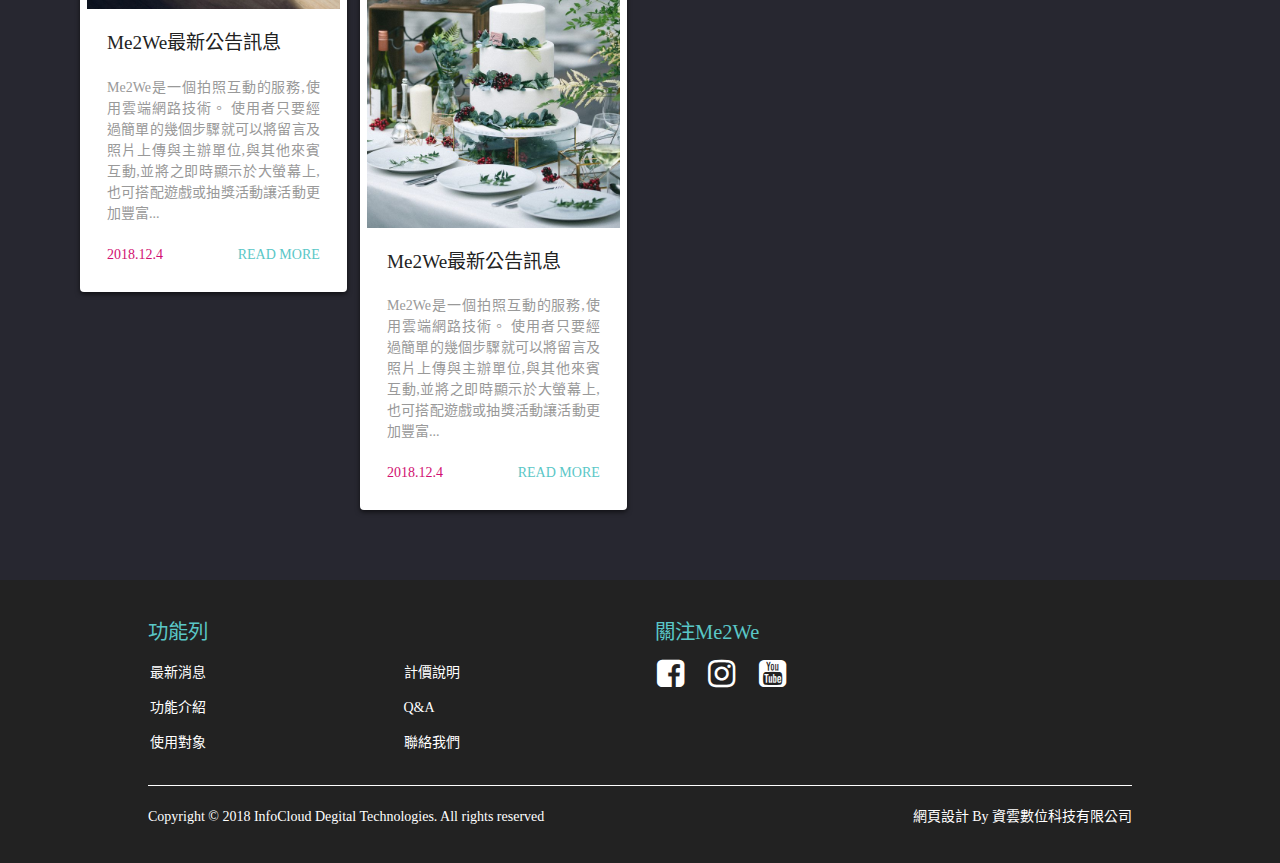
<file: news.html>
<!doctype html>
<html lang="zh-tw" dir="ltr">

<head>
    <meta http-equiv="Content-Type" content="text/html; charset=utf-8" />
    <meta http-equiv="X-UA-Compatible" content="IE=edge">
    <meta name="viewport" content="width=device-width, initial-scale=1, user-scalable=no, shrink-to-fit=no">
    <title>最新消息-Me2We</title>
    <meta name="keywords" content="Me2We" />
    <meta name="description" content="Me2We" />
    <!-- Bootstrap CSS -->
    <link rel="stylesheet" href="css/bootstrap.min.css">
    <!-- Font-awesome CSS -->
    <link rel="stylesheet" href="css/font-awesome.min.css">
    <!-- Animate CSS -->
    <link rel="stylesheet" href="css/animate.css">
    <!-- Web CSS -->
    <link rel="stylesheet" href="css/style.css">
    <link rel="stylesheet" href="css/news.css">
    <!-- clientSideInclude JS -->
    <script src="js/ClientSideInclude.js" type="text/javascript"></script>
</head>

<body>
    <!-- include header -->
    <span id="includeheader"></span>
    <script>
        clientSideInclude('includeheader', 'header.html')
    </script>

    <!-- main -->
    <main>
        <!-- main banner -->
        <section class="main-banner">
            <div class="main-banner-img animated fadeIn">
                <article class="main-title-area">
                    <h1 class="animated fadeInLeft">NEWS</h1>
                    <p class="animated fadeInUp">最新消息</p>
                </article>
            </div>
        </section>

        <!-- news -->
        <section class="news">
            <div class="news-area animated fadeIn">
                <a href="news_page.html" class="news-item">
                    <div class="news-item-img">
                        <img src="img/news/news1.jpg" alt="" />
                    </div>
                    <div class="news-item-content">
                        <h3>Me2We最新公告訊息</h3>
                        <p>
                            Me2We是一個拍照互動的服務,使用雲端網路技術。
                            使用者只要經過簡單的幾個步驟就可以將留言及照片上傳與主辦單位,與其他來賓互動,並將之即時顯示於大螢幕上,也可搭配遊戲或抽獎活動讓活動更加豐富...
                        </p>
                        <div class="news-item-date">2018.12.4</div>
                        <div class="news-item-more">READ MORE</div>
                        <div class="clearfix"></div>
                    </div>
                </a>
                <!-- end -->
                <a href="news_page.html" class="news-item">
                    <div class="news-item-img">
                        <img src="img/news/news2.jpg" alt="" />
                    </div>
                    <div class="news-item-content">
                        <h3>Me2We最新公告訊息</h3>
                        <p>
                            Me2We是一個拍照互動的服務,使用雲端網路技術。
                            使用者只要經過簡單的幾個步驟就可以將留言及照片上傳與主辦單位,與其他來賓互動,並將之即時顯示於大螢幕上,也可搭配遊戲或抽獎活動讓活動更加豐富...
                        </p>
                        <div class="news-item-date">2018.12.4</div>
                        <div class="news-item-more">READ MORE</div>
                        <div class="clearfix"></div>
                    </div>
                </a>
                <!-- end -->
                <a href="news_page.html" class="news-item">
                    <div class="news-item-img">
                        <img src="img/news/news3.jpg" alt="" />
                    </div>
                    <div class="news-item-content">
                        <h3>Me2We最新公告訊息</h3>
                        <p>
                            Me2We是一個拍照互動的服務,使用雲端網路技術。
                            使用者只要經過簡單的幾個步驟就可以將留言及照片上傳與主辦單位,與其他來賓互動,並將之即時顯示於大螢幕上,也可搭配遊戲或抽獎活動讓活動更加豐富...
                        </p>
                        <div class="news-item-date">2018.12.4</div>
                        <div class="news-item-more">READ MORE</div>
                        <div class="clearfix"></div>
                    </div>
                </a>
                <!-- end -->
                <a href="news_page.html" class="news-item">
                    <div class="news-item-img">
                        <img src="img/news/news4.jpg" alt="" />
                    </div>
                    <div class="news-item-content">
                        <h3>Me2We最新公告訊息</h3>
                        <p>
                            Me2We是一個拍照互動的服務,使用雲端網路技術。
                            使用者只要經過簡單的幾個步驟就可以將留言及照片上傳與主辦單位,與其他來賓互動,並將之即時顯示於大螢幕上,也可搭配遊戲或抽獎活動讓活動更加豐富...
                        </p>
                        <div class="news-item-date">2018.12.4</div>
                        <div class="news-item-more">READ MORE</div>
                        <div class="clearfix"></div>
                    </div>
                </a>
                <!-- end -->
                <a href="news_page.html" class="news-item">
                    <div class="news-item-img">
                        <img src="img/news/news2.jpg" alt="" />
                    </div>
                    <div class="news-item-content">
                        <h3>Me2We最新公告訊息</h3>
                        <p>
                            Me2We是一個拍照互動的服務,使用雲端網路技術。
                            使用者只要經過簡單的幾個步驟就可以將留言及照片上傳與主辦單位,與其他來賓互動,並將之即時顯示於大螢幕上,也可搭配遊戲或抽獎活動讓活動更加豐富...
                        </p>
                        <div class="news-item-date">2018.12.4</div>
                        <div class="news-item-more">READ MORE</div>
                        <div class="clearfix"></div>
                    </div>
                </a>
                <!-- end -->
                <a href="news_page.html" class="news-item">
                    <div class="news-item-img">
                        <img src="img/news/news4.jpg" alt="" />
                    </div>
                    <div class="news-item-content">
                        <h3>Me2We最新公告訊息</h3>
                        <p>
                            Me2We是一個拍照互動的服務,使用雲端網路技術。
                            使用者只要經過簡單的幾個步驟就可以將留言及照片上傳與主辦單位,與其他來賓互動,並將之即時顯示於大螢幕上,也可搭配遊戲或抽獎活動讓活動更加豐富...
                        </p>
                        <div class="news-item-date">2018.12.4</div>
                        <div class="news-item-more">READ MORE</div>
                        <div class="clearfix"></div>
                    </div>
                </a>
                <!-- end -->
            </div>
        </section>
    </main>

    <!-- include footer -->
    <span id="includefooter"></span>
    <script>
        clientSideInclude('includefooter', 'footer.html')
    </script>

    <!-- JQuery Js -->
    <script src="js/jquery-3.3.1.min.js" type="text/javascript"></script>
    <!-- Bootstrap Js -->
    <script src="js/bootstrap.min.js" type="text/javascript"></script>
    <!-- Masonry Js -->
    <script src="js/masonry.pkgd.min.js" type="text/javascript"></script>
    <script src="js/imagesloaded.pkgd.min.js" type="text/javascript"></script>
    <!-- Web Js -->
    <script src="js/config.js" type="text/javascript"></script>
    <script src="js/news.js" type="text/javascript"></script>
</body>

</html>
</file>
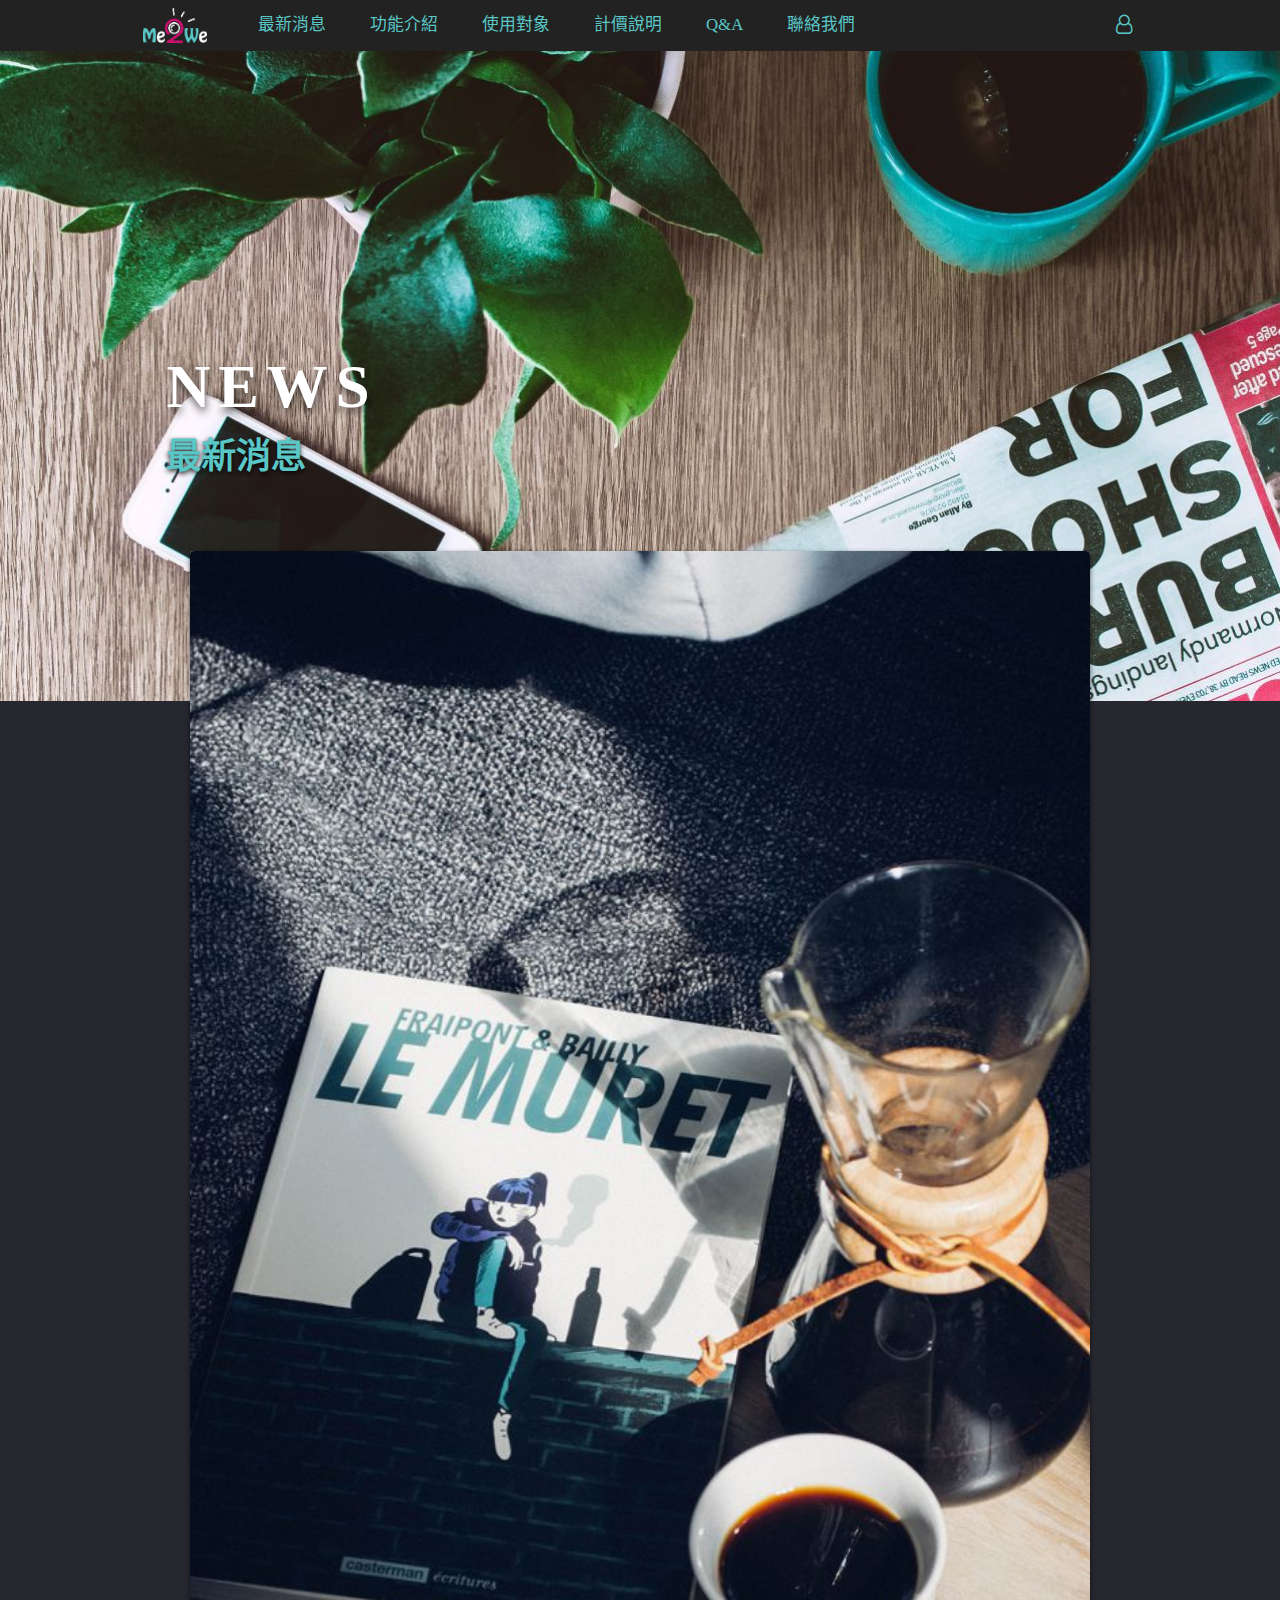
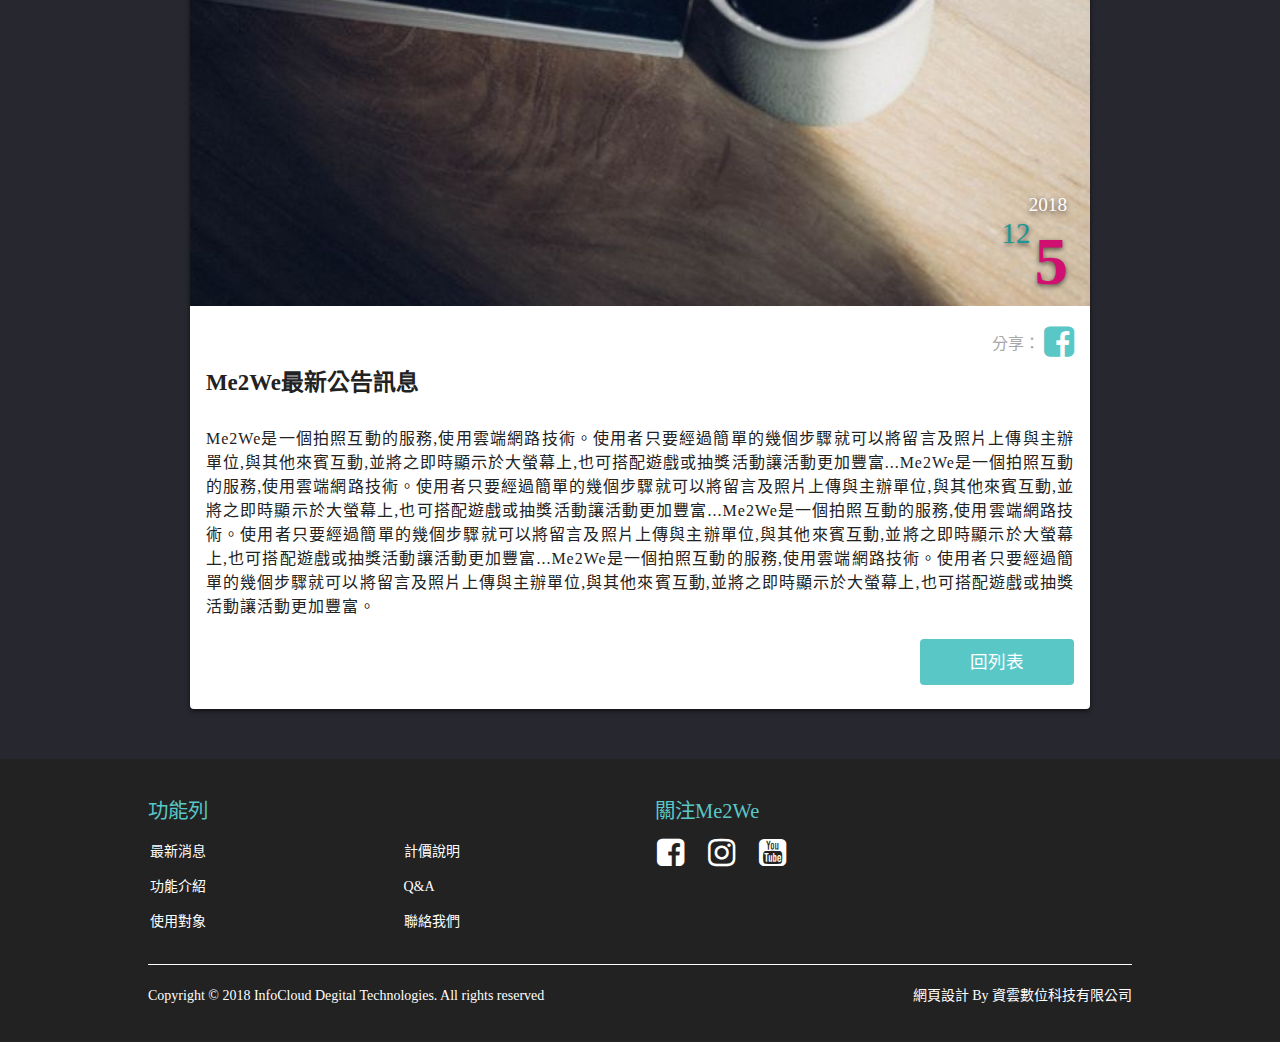
<file: news_page.html>
<!doctype html>
<html lang="zh-tw" dir="ltr">

<head>
    <meta http-equiv="Content-Type" content="text/html; charset=utf-8" />
    <meta http-equiv="X-UA-Compatible" content="IE=edge">
    <meta name="viewport" content="width=device-width, initial-scale=1, user-scalable=no, shrink-to-fit=no">
    <title>最新消息-Me2We</title>
    <meta name="keywords" content="Me2We" />
    <meta name="description" content="Me2We" />
    <!-- Bootstrap CSS -->
    <link rel="stylesheet" href="css/bootstrap.min.css">
    <!-- Font-awesome CSS -->
    <link rel="stylesheet" href="css/font-awesome.min.css">
    <!-- Animate CSS -->
    <link rel="stylesheet" href="css/animate.css">
    <!-- Web CSS -->
    <link rel="stylesheet" href="css/style.css">
    <link rel="stylesheet" href="css/news.css">
    <!-- clientSideInclude JS -->
    <script src="js/ClientSideInclude.js" type="text/javascript"></script>
</head>

<body>
    <!-- include header -->
    <span id="includeheader"></span>
    <script>
        clientSideInclude('includeheader', 'header.html')
    </script>

    <!-- main -->
    <main>
        <!-- main banner -->
        <section class="main-banner">
            <div class="main-banner-img animated fadeIn">
                <article class="main-title-area">
                    <h1 class="animated fadeInLeft">NEWS</h1>
                    <p class="animated fadeInUp">最新消息</p>
                </article>
                <!-- news page -->
                <div class="news-page animated fadeInUp">
                    <img src="img/news/news2.jpg" alt="" />
                    <div class="news-page-area">
                        <div class="news-page-date">
                            <p class="year">2018</p>
                            <p class="month">12</p>
                            <p class="date">5</p>
                        </div>
                        <div class="news-page-share">
                            分享：
                            <a href="http://www.facbook.com/share.php?u=http://localhost:8080/news_page.html" target="_blank"><i
                                    class="fa fa-facebook-square"></i></a>
                        </div>
                        <h3>Me2We最新公告訊息</h3>
                        <div class="news-page-content">
                            Me2We是一個拍照互動的服務,使用雲端網路技術。使用者只要經過簡單的幾個步驟就可以將留言及照片上傳與主辦單位,與其他來賓互動,並將之即時顯示於大螢幕上,也可搭配遊戲或抽獎活動讓活動更加豐富...Me2We是一個拍照互動的服務,使用雲端網路技術。使用者只要經過簡單的幾個步驟就可以將留言及照片上傳與主辦單位,與其他來賓互動,並將之即時顯示於大螢幕上,也可搭配遊戲或抽獎活動讓活動更加豐富...Me2We是一個拍照互動的服務,使用雲端網路技術。使用者只要經過簡單的幾個步驟就可以將留言及照片上傳與主辦單位,與其他來賓互動,並將之即時顯示於大螢幕上,也可搭配遊戲或抽獎活動讓活動更加豐富...Me2We是一個拍照互動的服務,使用雲端網路技術。使用者只要經過簡單的幾個步驟就可以將留言及照片上傳與主辦單位,與其他來賓互動,並將之即時顯示於大螢幕上,也可搭配遊戲或抽獎活動讓活動更加豐富。
                        </div>
                        
                        <a href="news.html" class="news-page-back">回列表</a>
                        <div class="clearfix"></div>
                    </div>
                </div>
            </div>
        </section>
    </main>

    <!-- include footer -->
    <span id="includefooter"></span>
    <script>
        clientSideInclude('includefooter', 'footer.html')
    </script>

    <!-- JQuery Js -->
    <script src="js/jquery-3.3.1.min.js" type="text/javascript"></script>
    <!-- Bootstrap Js -->
    <script src="js/bootstrap.min.js" type="text/javascript"></script>
    <!-- Web Js -->
    <script src="js/config.js" type="text/javascript"></script>
    <script src="js/news-page.js" type="text/javascript"></script>
</body>

</html>
</file>
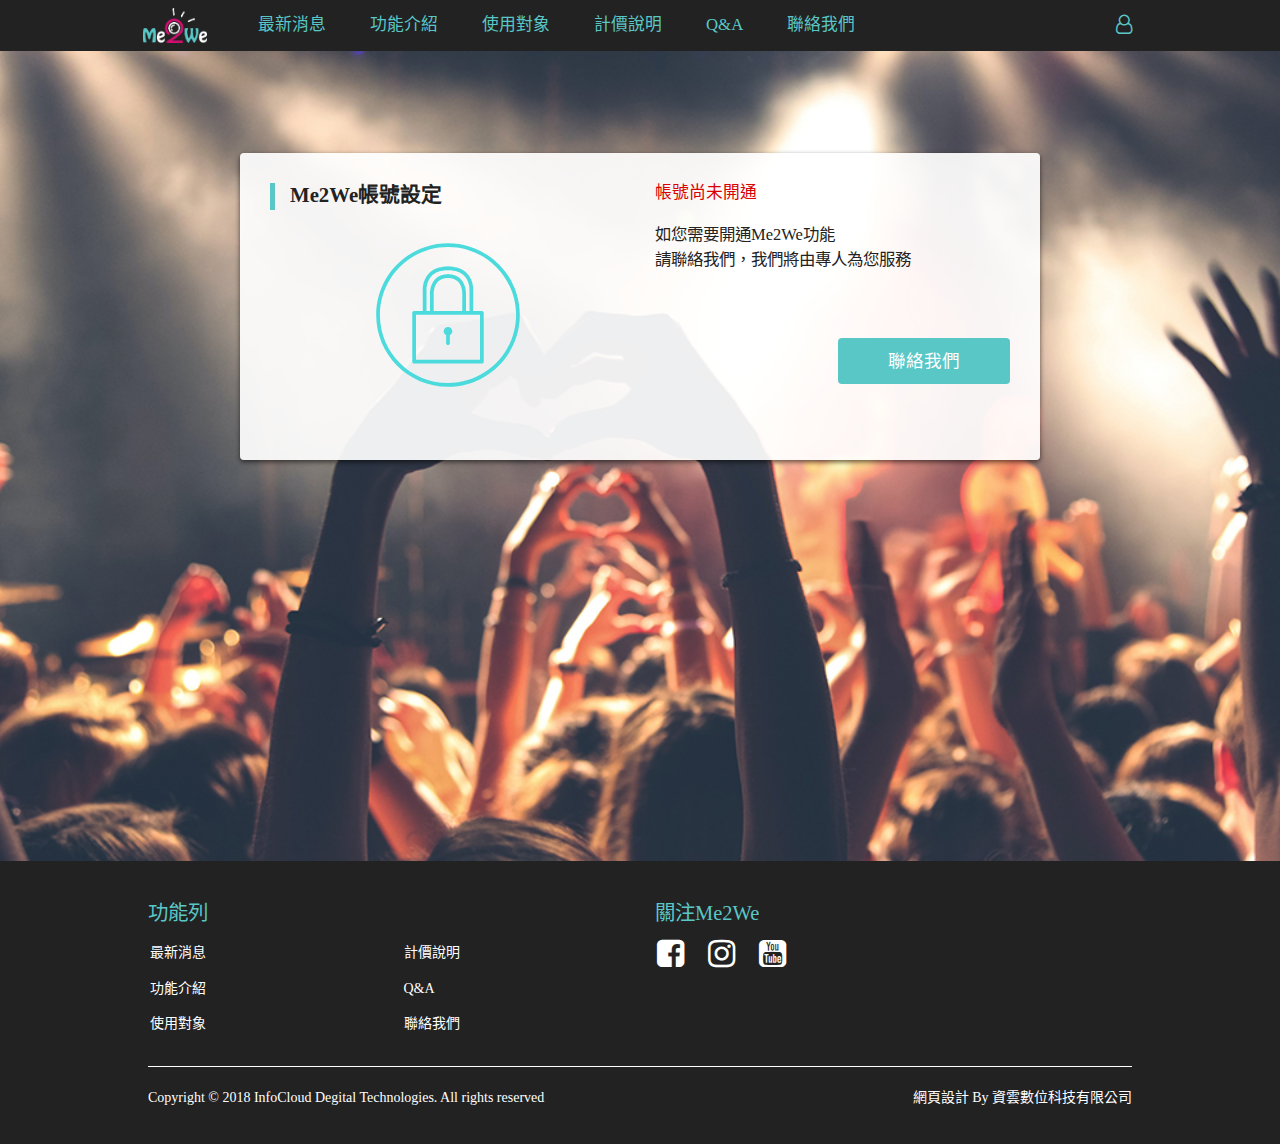
<file: open.html>
<!doctype html>
<html lang="zh-tw" dir="ltr">

<head>
    <meta http-equiv="Content-Type" content="text/html; charset=utf-8" />
    <meta http-equiv="X-UA-Compatible" content="IE=edge">
    <meta name="viewport" content="width=device-width, initial-scale=1, user-scalable=no, shrink-to-fit=no">
    <title>帳號設定-Me2We</title>
    <meta name="keywords" content="Me2We" />
    <meta name="description" content="Me2We" />
    <!-- Bootstrap CSS -->
    <link rel="stylesheet" href="css/bootstrap.min.css">
    <!-- Font-awesome CSS -->
    <link rel="stylesheet" href="css/font-awesome.min.css">
    <!-- Animate CSS -->
    <link rel="stylesheet" href="css/animate.css">
    <!-- Web CSS -->
    <link rel="stylesheet" href="css/style.css">
    <link rel="stylesheet" href="css/page-center.css">
    <!-- clientSideInclude JS -->
    <script src="js/ClientSideInclude.js" type="text/javascript"></script>
</head>

<body>
    <!-- include header -->
    <span id="includeheader"></span>
    <script>
        clientSideInclude('includeheader', 'header.html')
    </script>

    <!-- main -->
    <main>
        <!-- main banner -->
        <section class="main-banner">
            <div class="main-banner-img animated fadeIn">
                <!-- page -->
                <div class="page animated fadeInUp">
                    <div class="container-fluid">
                        <div class="row">
                            <div class="col-md-6 col-sm-12 col-xs-12">
                                <h3 class="page-title">
                                    Me2We帳號設定
                                </h3>
                                <div class="page-extralogin-area text-center">
                                    <!-- 尚未開通 -->
                                    <img src="img/page-center/lock.svg" alt="" />
                                    <!-- 已開通 -->
                                    <!-- <img src="img/page-center/unlock.svg" alt="" /> -->
                                </div>
                            </div>
                            <div class="col-md-6 col-sm-12 col-xs-12">
                                <!-- 尚未開通 -->
                                <h3 class="page-subtitle lock">帳號尚未開通</h3>
                                <p class="page-setting-content">
                                    如您需要開通Me2We功能<br>請聯絡我們，我們將由專人為您服務
                                </p>
                                <div class="row form-btn-area">
                                    <div class="col-sm-12">
                                        <a href="contact.html" class="page-btn link">聯絡我們</a>
                                    </div>
                                </div>
                                <!-- 已開通 -->
                                <!-- <h3 class="page-subtitle unlock">帳號已開通</h3>
                                <p class="page-setting-content">
                                    已開通Me2We功能<br>可以開始暢遊我們的網站和各項功能
                                </p>
                                <div class="row form-btn-area">
                                    <div class="col-sm-12">
                                        <a href="index.html" class="page-btn link">回首頁</a>
                                    </div>
                                </div> -->
                            </div>
                        </div>
                    </div>
                </div>
            </div>
        </section>
    </main>

    <!-- include footer -->
    <span id="includefooter"></span>
    <script>
        clientSideInclude('includefooter', 'footer.html')
    </script>

    <!-- JQuery Js -->
    <script src="js/jquery-3.3.1.min.js" type="text/javascript"></script>
    <!-- Bootstrap Js -->
    <script src="js/bootstrap.min.js" type="text/javascript"></script>
    <!-- Web Js -->
    <script src="js/config.js" type="text/javascript"></script>
</body>

</html>
</file>
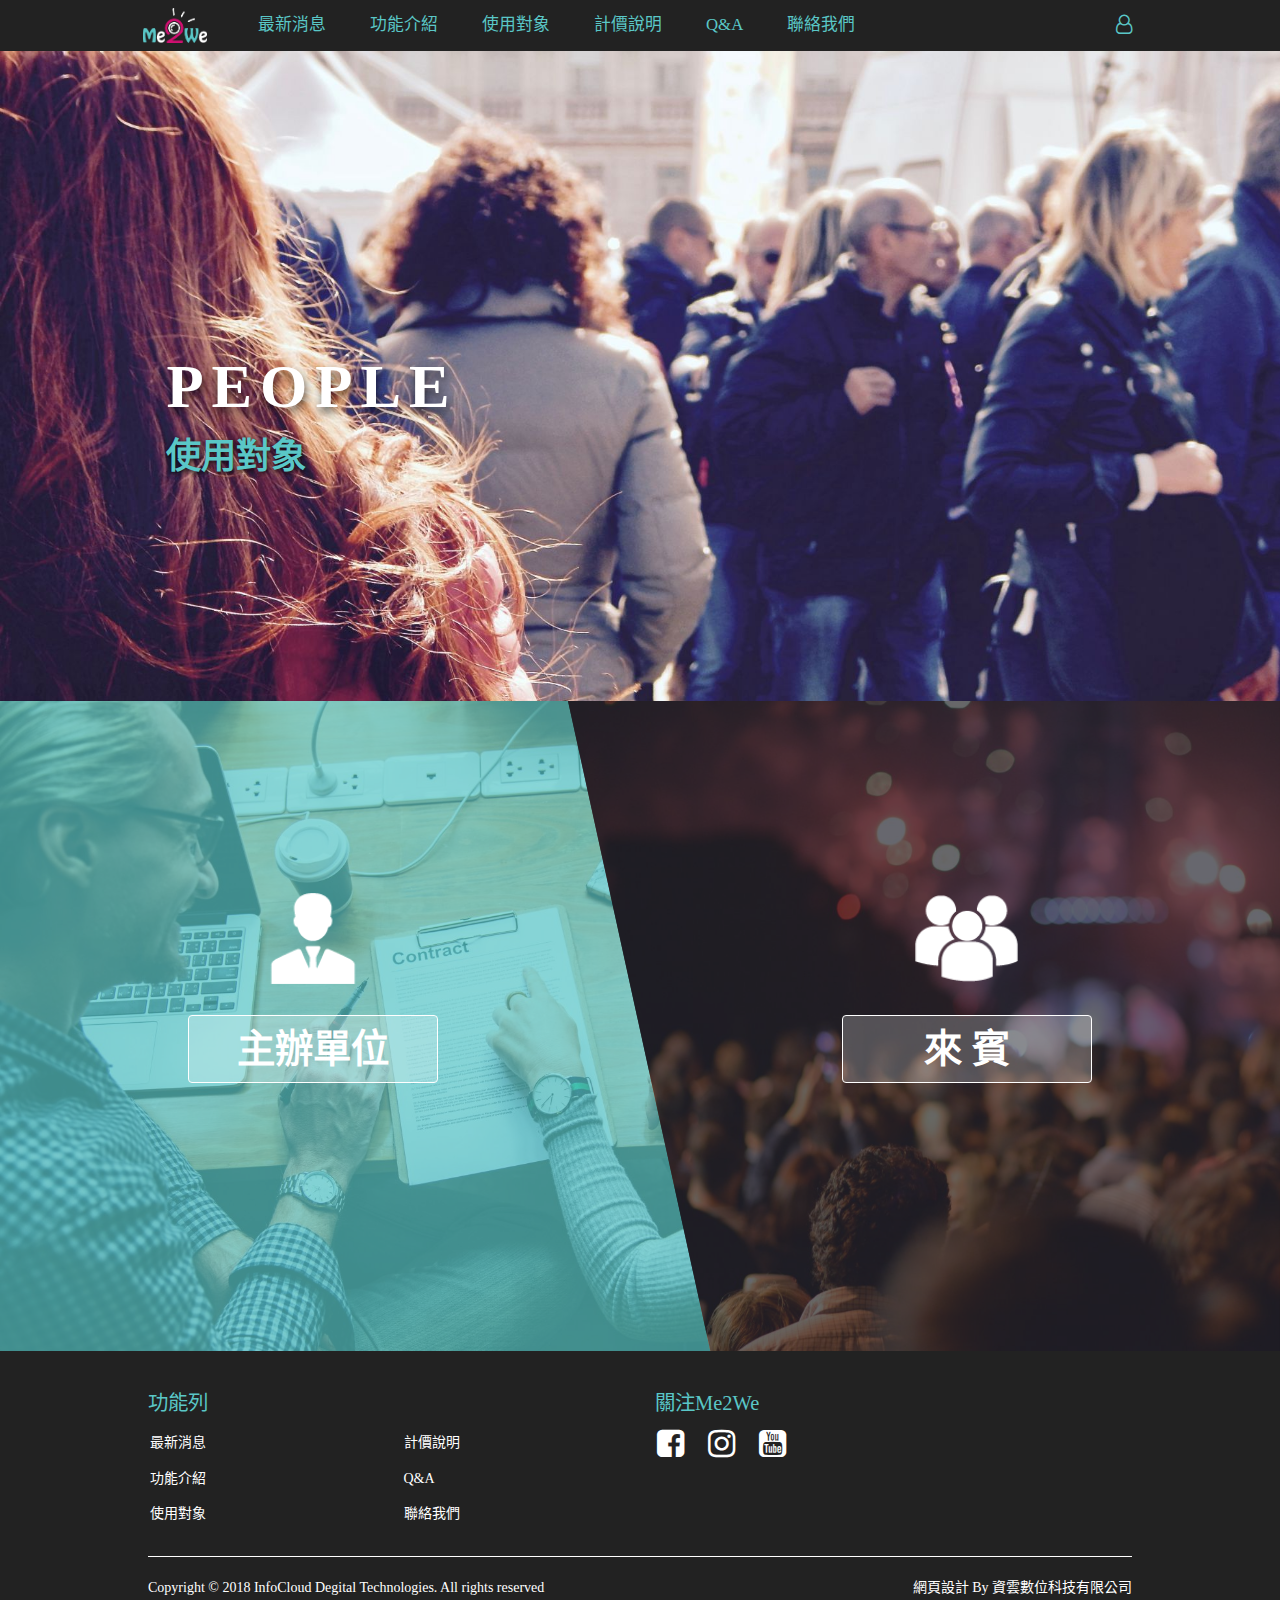
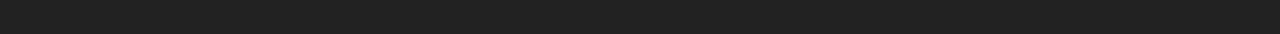
<file: people.html>
<!doctype html>
<html lang="zh-tw" dir="ltr">

<head>
    <meta http-equiv="Content-Type" content="text/html; charset=utf-8" />
    <meta http-equiv="X-UA-Compatible" content="IE=edge">
    <meta name="viewport" content="width=device-width, initial-scale=1, user-scalable=no, shrink-to-fit=no">
    <title>使用對象-Me2We</title>
    <meta name="keywords" content="Me2We" />
    <meta name="description" content="Me2We" />
    <!-- Bootstrap CSS -->
    <link rel="stylesheet" href="css/bootstrap.min.css">
    <!-- Font-awesome CSS -->
    <link rel="stylesheet" href="css/font-awesome.min.css">
    <!-- Animate CSS -->
    <link rel="stylesheet" href="css/animate.css">
    <!-- Web CSS -->
    <link rel="stylesheet" href="css/style.css">
    <link rel="stylesheet" href="css/people.css">
    <!-- clientSideInclude JS -->
    <script src="js/ClientSideInclude.js" type="text/javascript"></script>
</head>

<body>
    <!-- include header -->
    <span id="includeheader"></span>
    <script>
        clientSideInclude('includeheader', 'header.html')
    </script>

    <!-- main -->
    <main>
        <!-- main banner -->
        <section class="main-banner">
            <div class="main-banner-img animated fadeIn">
                <article class="main-title-area">
                    <h1 class="animated fadeInLeft">PEOPLE</h1>
                    <p class="animated fadeInUp">使用對象</p>
                </article>
            </div>
        </section>

        <!-- people -->
        <section class="people">
            <!-- 主辦單位 -->
            <div class="organizer-area">
                <svg version="1.1" xmlns="http://www.w3.org/2000/svg">
                    <image xlink:href="img/people/organizer.jpg" clip-path="url(#organizer-mask)" x="0" y="0" width="100%"
                        height="100%" class="animated fadeIn image-delay" preserveAspectRatio="xMinYMin slice" />
                    <rect x="0" y="0" width="100%" height="100%" class="animated fadeInLeft rect-delay" clip-path="url(#organizer-mask)"
                        fill="rgba(90, 199, 199, 0.7)"></rect>
                    <clipPath id="organizer-mask" class="web" clipPathUnits="objectBoundingBox">
                        <polygon points="0 0, 0 1, 1 1, 0.8 0" />
                    </clipPath>
                    <clipPath id="organizer-mask" class="mobile" clipPathUnits="objectBoundingBox">
                        <polygon points="0 0, 0 1, 1 1, 1 0" />
                    </clipPath>
                </svg>
                <div class="people-title-area animated fadeInUp">
                    <img src="img/people/organizer-icon.png" alt="" />
                    <h3 class="people-title">主辦單位</h3>
                </div>
                <div class="people-content-area animated fadeInUp">
                    <a href="javascript:void(0)" class="people-content-close">&times;</a>
                    <ul>
                        <li>
                            <h3>開啟多個場次</h3>
                            <p>主辦單位可於後台開啟多個場次並限制開場時間，每個場次可以讓很多來賓加入並享受其中的過程<p>
                        </li>
                        <li>
                            <h3>開啟多個場次</h3>
                            <p>主辦單位可於後台開啟多個場次並限制開場時間，每個場次可以讓很多來賓加入並享受其中的過程<p>
                        </li>
                        <li>
                            <h3>開啟多個場次</h3>
                            <p>主辦單位可於後台開啟多個場次並限制開場時間，每個場次可以讓很多來賓加入並享受其中的過程<p>
                        </li>
                        <li>
                            <h3>開啟多個場次</h3>
                            <p>主辦單位可於後台開啟多個場次並限制開場時間，每個場次可以讓很多來賓加入並享受其中的過程<p>
                        </li>
                        <li>
                            <h3>開啟多個場次</h3>
                            <p>主辦單位可於後台開啟多個場次並限制開場時間，每個場次可以讓很多來賓加入並享受其中的過程<p>
                        </li>
                        <li>
                            <h3>開啟多個場次</h3>
                            <p>主辦單位可於後台開啟多個場次並限制開場時間，每個場次可以讓很多來賓加入並享受其中的過程<p>
                        </li>
                    </ul>
                </div>
            </div>
            <!-- 來賓 -->
            <div class="guest-area">
                <svg version="1.1" xmlns="http://www.w3.org/2000/svg">
                    <image xlink:href="img/people/guest.jpg" clip-path="url(#guest-mask)" x="0" y="0" width="100%"
                        height="100%" class="animated fadeIn image-delay" preserveAspectRatio="xMinYMin slice" />
                    <rect x="0" y="0" width="100%" height="100%" class="animated fadeInRight rect-delay" clip-path="url(#guest-mask)"
                        fill="rgba(39, 39, 48, 0.7)"></rect>
                    <clipPath id="guest-mask" class="web" clipPathUnits="objectBoundingBox">
                        <polygon points="0 0, 0.2 1, 1 1, 1 0" />
                    </clipPath>
                    <clipPath id="guest-mask" class="mobile" clipPathUnits="objectBoundingBox">
                        <polygon points="0 0, 0 1, 1 1, 1 0" />
                    </clipPath>
                </svg>
                <div class="people-title-area animated fadeInUp">
                    <img src="img/people/guest-icon.png" alt="" />
                    <h3 class="people-title">來 賓</h3>
                </div>
                <div class="people-content-area animated fadeInUp">
                    <a href="javascript:void(0)" class="people-content-close">&times;</a>
                    <ul>
                        <li>
                            <h3>開啟來賓限定場</h3>
                            <p>來賓可於在手機開啟場次來建立自己的活動，並在活動中照相並上傳到手機<p>
                        </li>
                        <li>
                            <h3>開啟來賓限定場</h3>
                            <p>來賓可於在手機開啟場次來建立自己的活動，並在活動中照相並上傳到手機<p>
                        </li>
                        <li>
                            <h3>開啟來賓限定場</h3>
                            <p>來賓可於在手機開啟場次來建立自己的活動，並在活動中照相並上傳到手機<p>
                        </li>
                        <li>
                            <h3>開啟來賓限定場</h3>
                            <p>來賓可於在手機開啟場次來建立自己的活動，並在活動中照相並上傳到手機<p>
                        </li>
                        <li>
                            <h3>開啟來賓限定場</h3>
                            <p>來賓可於在手機開啟場次來建立自己的活動，並在活動中照相並上傳到手機<p>
                        </li>
                        <li>
                            <h3>開啟來賓限定場</h3>
                            <p>來賓可於在手機開啟場次來建立自己的活動，並在活動中照相並上傳到手機<p>
                        </li>
                    </ul>
                </div>
            </div>
        </section>
    </main>

    <!-- include footer -->
    <span id="includefooter"></span>
    <script>
        clientSideInclude('includefooter', 'footer.html')
    </script>

    <!-- JQuery Js -->
    <script src="js/jquery-3.3.1.min.js" type="text/javascript"></script>
    <!-- Bootstrap Js -->
    <script src="js/bootstrap.min.js" type="text/javascript"></script>
    <!-- Nicescroll Js -->
    <script src="js/jquery.nicescroll.min.js" type="text/javascript"></script>
    <!-- Web Js -->
    <script src="js/config.js" type="text/javascript"></script>
    <script src="js/people.js" type="text/javascript"></script>
</body>

</html>
</file>
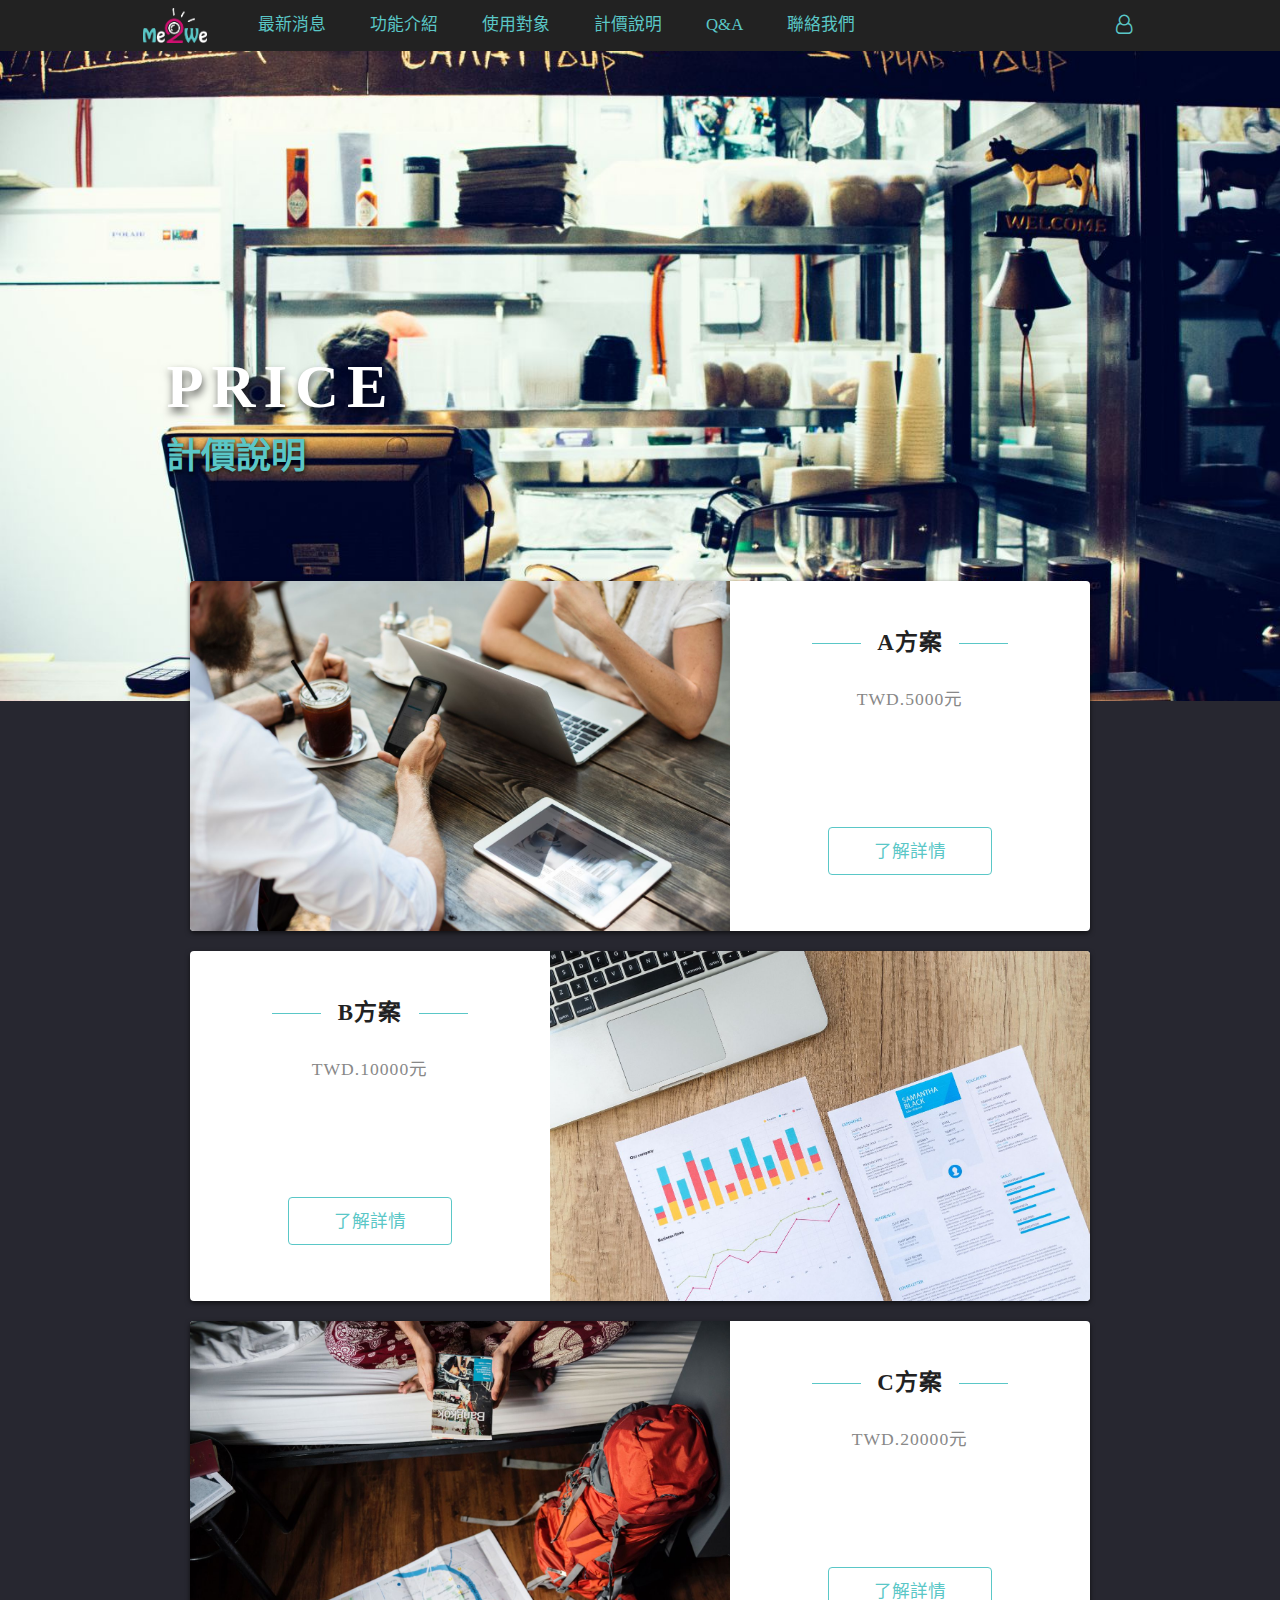
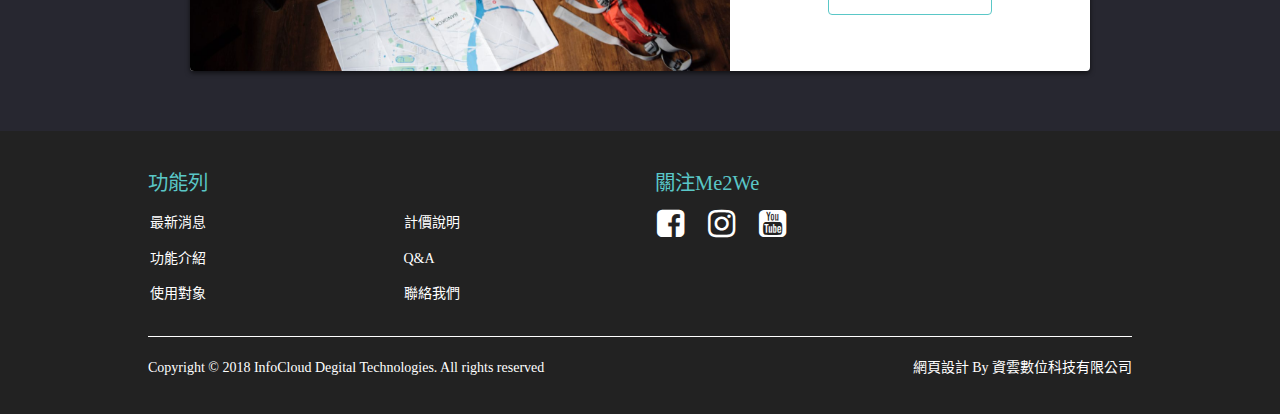
<file: price.html>
<!doctype html>
<html lang="zh-tw" dir="ltr">

<head>
    <meta http-equiv="Content-Type" content="text/html; charset=utf-8" />
    <meta http-equiv="X-UA-Compatible" content="IE=edge">
    <meta name="viewport" content="width=device-width, initial-scale=1, user-scalable=no, shrink-to-fit=no">
    <title>計價說明-Me2We</title>
    <meta name="keywords" content="Me2We" />
    <meta name="description" content="Me2We" />
    <!-- Bootstrap CSS -->
    <link rel="stylesheet" href="css/bootstrap.min.css">
    <!-- Font-awesome CSS -->
    <link rel="stylesheet" href="css/font-awesome.min.css">
    <!-- Animate CSS -->
    <link rel="stylesheet" href="css/animate.css">
    <!-- Web CSS -->
    <link rel="stylesheet" href="css/style.css">
    <link rel="stylesheet" href="css/price.css">
    <!-- clientSideInclude JS -->
    <script src="js/ClientSideInclude.js" type="text/javascript"></script>
</head>

<body>
    <!-- include header -->
    <span id="includeheader"></span>
    <script>
        clientSideInclude('includeheader', 'header.html')
    </script>

    <!-- main -->
    <main>
        <!-- main banner -->
        <section class="main-banner">
            <div class="main-banner-img animated fadeIn">
                <article class="main-title-area">
                    <h1 class="animated fadeInLeft">PRICE</h1>
                    <p class="animated fadeInUp">計價說明</p>
                </article>
                <!-- price -->
                <div class="price">
                    <ul>
                        <li class="animated fadeInUp">
                            <!-- 圖片 -->
                            <a href="#" class="price-item-img" title="A方案" style="background-image: url('img/price/planA.jpg');"></a>
                            <!-- 內容 -->
                            <div class="price-item-content">
                                <h3><span>A方案</span></h3>
                                <p class="price-TWD">TWD.5000元</p>
                                <a href="#" class="price-item-more">了解詳情</a>
                            </div>
                        </li>
                        <li class="animated fadeInUp">
                            <!-- 圖片 -->
                            <a href="#" class="price-item-img" title="B方案" style="background-image: url('img/price/planB.jpg');"></a>
                            <!-- 內容 -->
                            <div class="price-item-content">
                                <h3><span>B方案</span></h3>
                                <p class="price-TWD">TWD.10000元</p>
                                <a href="#" class="price-item-more">了解詳情</a>
                            </div>
                        </li>
                        <li class="animated fadeInUp">
                            <!-- 圖片 -->
                            <a href="#" class="price-item-img" title="C方案" style="background-image: url('img/price/planC.jpg');"></a>
                            <!-- 內容 -->
                            <div class="price-item-content">
                                <h3><span>C方案</span></h3>
                                <p class="price-TWD">TWD.20000元</p>
                                <a href="#" class="price-item-more">了解詳情</a>
                            </div>
                        </li>
                    </ul>
                </div>
            </div>
        </section>
    </main>

    <!-- include footer -->
    <span id="includefooter"></span>
    <script>
        clientSideInclude('includefooter', 'footer.html')
    </script>

    <!-- JQuery Js -->
    <script src="js/jquery-3.3.1.min.js" type="text/javascript"></script>
    <!-- Bootstrap Js -->
    <script src="js/bootstrap.min.js" type="text/javascript"></script>
    <!-- Web Js -->
    <script src="js/config.js" type="text/javascript"></script>
    <script src="js/price.js" type="text/javascript"></script>
</body>

</html>
</file>
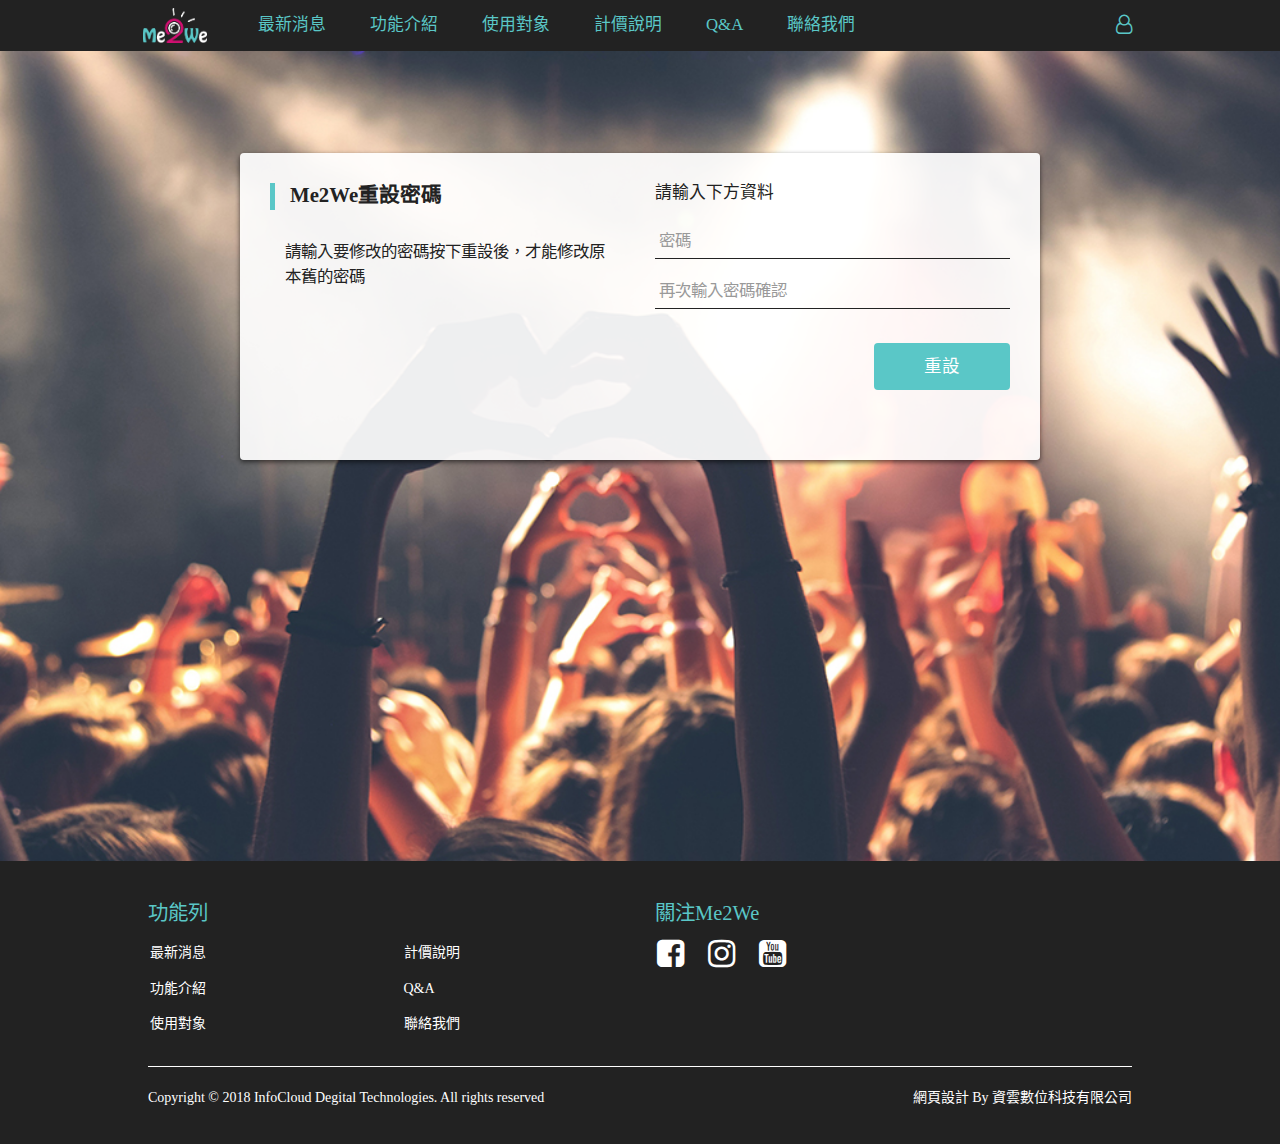
<file: reset_pwd.html>
<!doctype html>
<html lang="zh-tw" dir="ltr">

<head>
    <meta http-equiv="Content-Type" content="text/html; charset=utf-8" />
    <meta http-equiv="X-UA-Compatible" content="IE=edge">
    <meta name="viewport" content="width=device-width, initial-scale=1, user-scalable=no, shrink-to-fit=no">
    <title>重設密碼-Me2We</title>
    <meta name="keywords" content="Me2We" />
    <meta name="description" content="Me2We" />
    <!-- Bootstrap CSS -->
    <link rel="stylesheet" href="css/bootstrap.min.css">
    <!-- Font-awesome CSS -->
    <link rel="stylesheet" href="css/font-awesome.min.css">
    <!-- Animate CSS -->
    <link rel="stylesheet" href="css/animate.css">
    <!-- Web CSS -->
    <link rel="stylesheet" href="css/style.css">
    <link rel="stylesheet" href="css/page-center.css">
    <!-- clientSideInclude JS -->
    <script src="js/ClientSideInclude.js" type="text/javascript"></script>
</head>

<body>
    <!-- include header -->
    <span id="includeheader"></span>
    <script>
        clientSideInclude('includeheader', 'header.html')
    </script>

    <!-- main -->
    <main>
        <!-- main banner -->
        <section class="main-banner">
            <div class="main-banner-img animated fadeIn">
                <!-- page -->
                <div class="page animated fadeInUp">
                    <div class="container-fluid">
                        <div class="row">
                            <div class="col-md-6 col-sm-12 col-xs-12">
                                <h3 class="page-title">
                                    Me2We重設密碼
                                </h3>
                                <div class="page-extralogin-area">
                                    請輸入要修改的密碼按下重設後，才能修改原本舊的密碼
                                </div>
                            </div>
                            <div class="col-md-6 col-sm-12 col-xs-12">
                                <h3 class="page-subtitle">請輸入下方資料</h3>
                                <form role="form" action="index.html" autocomplete="off">
                                    <div class="form-group row">
                                        <div class="col-sm-12">
                                            <input type="password" class="form-input" id="password" name="password"
                                                placeholder="密碼">
                                            <span class="form-separator"></span>
                                        </div>
                                    </div>
                                    <div class="form-group row">
                                        <div class="col-sm-12">
                                            <input type="password" class="form-input" id="confirmpassword" name="confirmpassword"
                                                placeholder="再次輸入密碼確認">
                                            <span class="form-separator"></span>
                                        </div>
                                    </div>

                                    <div class="row form-btn-area">
                                        <div class="col-sm-12">
                                            <input type="submit" class="page-btn" value="重設">
                                        </div>
                                    </div>
                                </form>
                            </div>
                        </div>
                    </div>
                </div>
            </div>
        </section>
    </main>

    <!-- include footer -->
    <span id="includefooter"></span>
    <script>
        clientSideInclude('includefooter', 'footer.html')
    </script>

    <!-- JQuery Js -->
    <script src="js/jquery-3.3.1.min.js" type="text/javascript"></script>
    <!-- Bootstrap Js -->
    <script src="js/bootstrap.min.js" type="text/javascript"></script>
    <!-- Web Js -->
    <script src="js/config.js" type="text/javascript"></script>
</body>

</html>
</file>
<file: css/hover.css>
.view {
   width: 300px;
   height: 200px;
   margin: 10px;
   float: left;
   border: 10px solid #fff;
   overflow: hidden;
   position: relative;
   text-align: center;
   -webkit-box-shadow: 1px 1px 3px rgba(0, 0, 0, 0.6);
   -moz-box-shadow: 1px 1px 3px rgba(0, 0, 0, 0.6);
   box-shadow: 1px 1px 3px rgba(0, 0, 0, 0.6);
   cursor: default;
   background: #fff;
}
.view .mask,.view .content {
   width: 300px;
   height: 200px;
   position: absolute;
   overflow: hidden;
   top: 0;
   left: 0;
}
.view img {
   display: block;
   position: relative;
}
.view h2 {
   text-transform: uppercase;
   color: #fff;
   text-align: center;
   position: relative;
   font-size: 18px;
   padding: 10px;
   background: rgba(0, 0, 0, 0.8);
   margin: 20px 0 0 0;
}
.view p {
   font-family: Georgia, serif;
   font-style: normal;
   font-size: 14px;
   position: relative;
   color: #fff;
   padding: 10px 20px 20px;
   text-align: left;
}
.view a.info {
   display: inline-block;
   text-decoration: none;
   padding: 7px 14px;
   background: #000;
   color: #fff;
   text-transform: uppercase;
   -webkit-box-shadow: 0 0 1px #000;
   -moz-box-shadow: 0 0 1px #000;
   box-shadow: 0 0 1px #000;
}
.view a.info:hover {
   -webkit-box-shadow: 0 0 5px #000;
   -moz-box-shadow: 0 0 5px #000;
   box-shadow: 0 0 5px #000;
}
</file>
<file: css/hover-effect.css>
/* NINTH EXAMPLE*/
.view-ninth .mask-1, .view-ninth .mask-2 {
    background-color: rgba(0, 0, 0, 0.6);
    height: 361px;
    width: 361px;
    background: rgba(119, 0, 36, 0.6);
    -ms-filter: "progid:DXImageTransform.Microsoft.Alpha(Opacity=100)";
    filter: alpha(opacity=100);
    opacity: 1;
    -webkit-transition: all 0.3s ease-in-out 0.4s;
    -moz-transition: all 0.3s ease-in-out 0.4s;
    -o-transition: all 0.3s ease-in-out 0.4s;
    transition: all 0.3s ease-in-out 0.4s;
}
.view-ninth .mask-1 {
    left: auto;
    right: 0;
    -webkit-transform: rotate(56.5deg) translateX(-180px);
    -moz-transform: rotate(56.5deg) translateX(-180px);
    -o-transform: rotate(56.5deg) translateX(-180px);
    -ms-transform: rotate(56.5deg) translateX(-180px);
    transform: rotate(56.5deg) translateX(-180px);
    -webkit-transform-origin: 100% 0%;
    -moz-transform-origin: 100% 0%;
    -o-transform-origin: 100% 0%;
    -ms-transform-origin: 100% 0%;
    transform-origin: 100% 0%;
}
.view-ninth .mask-2 {
    top: auto;
    bottom: 0;
    -webkit-transform: rotate(56.5deg) translateX(180px);
    -moz-transform: rotate(56.5deg) translateX(180px);
    -o-transform: rotate(56.5deg) translateX(180px);
    -ms-transform: rotate(56.5deg) translateX(180px);
    transform: rotate(56.5deg) translateX(180px);
    -webkit-transform-origin: 0% 100%;
    -moz-transform-origin: 0% 100%;
    -o-transform-origin: 0% 100%;
    -ms-transform-origin: 0% 100%;
    transform-origin: 0% 100%;
}
.view-ninth .content {
    background: rgba(0, 0, 0, 0.9);
    height: 0;
    -ms-filter: "progid:DXImageTransform.Microsoft.Alpha(Opacity=50)";
    filter: alpha(opacity=50);
    opacity: 0.5;
    width: 361px;
    overflow: hidden;
    -webkit-transform: rotate(-33.5deg) translate(-112px, 166px);
    -moz-transform: rotate(-33.5deg) translate(-112px, 166px);
    -o-transform: rotate(-33.5deg) translate(-112px, 166px);
    -ms-transform: rotate(-33.5deg) translate(-112px, 166px);
    transform: rotate(-33.5deg) translate(-112px, 166px);
    -webkit-transform-origin: 0% 100%;
    -moz-transform-origin: 0% 100%;
    -o-transform-origin: 0% 100%;
    -ms-transform-origin: 0% 100%;
    transform-origin: 0% 100%;
    -webkit-transition: all 0.4s ease-in-out 0.1s;
    -moz-transition: all 0.4s ease-in-out 0.1s;
    -o-transition: all 0.4s ease-in-out 0.1s;
    transition: all 0.4s ease-in-out 0.1s;
}
.view-ninth h2 {
    background: transparent;
    margin-top: 5px;
    border-bottom: 1px solid rgba(255, 255, 255, 0.2);
}
.view-ninth a.info {
    display: none;
}
.view-ninth:hover .content {
    height: 120px;
    width: 300px;
    -ms-filter: "progid:DXImageTransform.Microsoft.Alpha(Opacity=90)";
    filter: alpha(opacity=90);
    opacity: 0.9;
    top: 18%;
    -webkit-transform: rotate(0deg) translate(0, 0);
    -moz-transform: rotate(0deg) translate(0, 0);
    -o-transform: rotate(0deg) translate(0, 0);
    -ms-transform: rotate(0deg) translate(0, 0);
    transform: rotate(0deg) translate(0, 0);
}
.view-ninth:hover .mask-1, .view-ninth:hover .mask-2 {
    -webkit-transition-delay: 0s;
    -moz-transition-delay: 0s;
    -o-transition-delay: 0s;
    transition-delay: 0s;
}
.view-ninth:hover .mask-1 {
    -webkit-transform: rotate(56.5deg) translateX(1px);
    -moz-transform: rotate(56.5deg) translateX(1px);
    -o-transform: rotate(56.5deg) translateX(1px);
    -ms-transform: rotate(56.5deg) translateX(1px);
    transform: rotate(56.5deg) translateX(1px);
}
.view-ninth:hover .mask-2 {
    -webkit-transform: rotate(56.5deg) translateX(-1px);
    -moz-transform: rotate(56.5deg) translateX(-1px);
    -o-transform: rotate(56.5deg) translateX(-1px);
    -ms-transform: rotate(56.5deg) translateX(-1px);
    transform: rotate(56.5deg) translateX(-1px);
}
</file>
<file: css/style.css>
body{margin:0;padding:0;width:100%;height:100%;font-family:'Microsoft JhengHei';font-size:100%;vertical-align:baseline;color:#222}img{width:100%;height:auto}header{background:#222}header nav{position:relative;max-width:1024px;margin:0 auto;padding:0 15px}header nav .navbar-brand{width:65px;height:50px;padding:0.45rem 0 0.52rem}header nav .navbar-brand img{width:auto;height:100%}header nav .navbar-area{display:inline-block;margin:0 0 0 30px}header nav .navbar-area .navbar-link{display:inline-block;color:#5AC7C7;font-size:1.05em;text-decoration:none;margin-right:40px;line-height:50px;height:50px}header nav .navbar-area .navbar-link:hover,header nav .navbar-area .navbar-link:focus,header nav .navbar-area .navbar-link.active{color:#1b9696}header nav .navbar-user{display:block;float:right;line-height:50px;height:50px;color:#5AC7C7;font-size:1.2em;text-decoration:none;margin-right:5px}header nav .navbar-user:hover,header nav .navbar-user:focus,header nav .navbar-user.active{color:#1b9696}header nav .navbar-user-area{position:absolute;right:5px;z-index:999;width:250px;height:auto;margin-top:5px;padding:5px 20px;background:rgba(90,199,199,0.9);border-radius:4px;-webkit-box-shadow:0 1px 3px rgba(0,0,0,0.6);box-shadow:0 1px 3px rgba(0,0,0,0.6);color:#fff;display:none}header nav .navbar-user-area .arrow-top{width:0px;height:0px;border-width:10px;border-style:solid;border-color:transparent transparent rgba(90,199,199,0.9) transparent;position:absolute;top:-20px;right:14px}header nav .navbar-user-area .title{display:block;text-align:center;font-size:1.5em;padding:10px 0;font-family:Cambria, Cochin, Georgia, Times, 'Times New Roman', serif;font-style:italic;font-weight:600}header nav .navbar-user-area ul{list-style:none;margin:0;padding:0}header nav .navbar-user-area ul li{border-top:1px solid #fff}header nav .navbar-user-area ul li a{display:block;color:#fff;padding:10px;font-size:1.05em;text-decoration:none}header nav .navbar-user-area ul li a i{font-size:1.2em;margin-right:10px}header nav .navbar-user-area ul li a:hover,header nav .navbar-user-area ul li a:focus,header nav .navbar-user-area ul li a.active{color:#1b9696}header nav .navbar-menu{width:25px;-webkit-box-sizing:border-box;box-sizing:border-box;padding:0;height:50px;display:none}header nav .navbar-menu .line{display:block;height:2px;background:#5AC7C7;-webkit-transition-duration:0.25s;transition-duration:0.25s}header nav .navbar-menu .line:first-child{-webkit-transform:translateY(19px) rotate(0deg);transform:translateY(19px) rotate(0deg)}header nav .navbar-menu .line:last-child{-webkit-transform:translateY(26px) rotate(0deg);transform:translateY(26px) rotate(0deg)}header nav .navbar-menu.closed .line:first-child{-webkit-transform:translateY(25px) rotate(45deg);transform:translateY(25px) rotate(45deg)}header nav .navbar-menu.closed .line:last-child{-webkit-transform:translateY(23px) rotate(-45deg);transform:translateY(23px) rotate(-45deg)}main{overflow:hidden}footer{background:#222}footer .container-fluid{position:relative;max-width:1024px;margin:0 auto;padding:40px 20px 20px}footer .container-fluid h3{color:#5AC7C7;font-size:1.28em;margin-bottom:15px}footer .container-fluid ul,footer .container-fluid li{list-style:none;margin:0;padding:0}footer .container-fluid li{margin-bottom:.7em;padding-left:2px}footer .container-fluid .hype-link{color:#fff;font-size:14px;text-decoration:none}footer .container-fluid .hype-link.follow{display:inline-block;font-size:2.0em;margin-top:-10px;margin-right:20px}footer .container-fluid .hype-link:hover,footer .container-fluid .hype-link:focus{color:#1b9696}footer .container-fluid .copyright{margin-top:20px;padding-top:20px;border-top:1px solid #fff}footer .container-fluid .copyright p{color:#fff;font-size:14px}footer .container-fluid .copyright p:nth-of-type(1){float:left}footer .container-fluid .copyright p:nth-of-type(2){float:right}footer .container-fluid .copyright p a{color:#fff;text-decoration:none}footer .container-fluid .copyright p a:hover,footer .container-fluid .copyright p a:focus{color:#1b9696}.main-banner{position:relative;height:650px}.main-banner .main-banner-img{position:relative;background-repeat:no-repeat;background-size:cover;background-position:center;height:650px;-webkit-animation-delay:0.3s;animation-delay:0.3s}.main-banner .main-title-area{position:absolute;left:13%;top:300px;z-index:200}.main-banner .main-title-area h1{font-family:Cambria, Cochin, Georgia, Times, 'Times New Roman', serif;font-size:3.8em;font-weight:bold;margin-bottom:7px;color:#fff;text-align:left;letter-spacing:8px;text-shadow:1px 5px 8px rgba(0,0,0,0.6);-webkit-animation-delay:0.5s;animation-delay:0.5s}.main-banner .main-title-area p{margin:0;font-size:2.2em;font-weight:600;text-align:left;color:#5AC7C7;text-shadow:0 2px 5px rgba(0,0,0,0.9);-webkit-animation-delay:0.8s;animation-delay:0.8s}.form-group{margin-bottom:-10px}.col-form-label{font-size:1.03em;color:#222}.form-input,.form-separator{width:100%}.form-input{height:36px;background:none;outline:none;font-size:1.03em;border:none;padding:0 4px;border-bottom:1px solid #222;color:#222}.form-input:focus+.form-separator{-webkit-transform:scaleX(1);transform:scaleX(1);opacity:1}textarea.form-input{min-height:150px;height:auto;resize:none;margin-bottom:-6px}.form-separator{height:2px;background:#1b9696;display:inline-block;vertical-align:top;margin-top:-1px;-webkit-transform:scaleX(0);transform:scaleX(0);-webkit-transform-origin:50%;transform-origin:50%;opacity:1;-webkit-transition:all 0.3s;transition:all 0.3s}::-webkit-input-placeholder{color:#999}:-moz-placeholder{color:#999}::-moz-placeholder{color:#999}:-ms-input-placeholder{color:#999}@media screen and (max-width: 768px){header nav{height:50px}header nav .navbar-brand{position:absolute;left:0;right:0;z-index:999;margin:auto}header nav .navbar-area{position:fixed;left:0;right:0;top:0;bottom:0;z-index:800;background:#222;margin:0;padding-top:50px;display:none}header nav .navbar-area .navbar-link{display:block;margin-right:0;padding:0 30px}header nav .navbar-area .navbar-link:after{content:'';display:block;width:0;height:1px;background:#5AC7C7;-webkit-transition:width .3s;transition:width .3s}header nav .navbar-area .navbar-link.border-line:after{width:100%}header nav .navbar-user{position:absolute;right:55px;top:0;z-index:0;float:none}header nav .navbar-user-area{position:absolute;right:5px;top:55px;width:97%;margin-top:0}header nav .navbar-user-area .arrow-top{right:54px}header nav .navbar-menu{position:absolute;right:15px;top:0;z-index:999;display:block}.main-banner{height:450px}.main-banner .main-banner-img{height:450px}.main-banner .main-title-area{left:10%;top:300px}.main-banner .main-title-area h1{font-size:3.0em;margin-bottom:5px}.main-banner .main-title-area p{font-size:1.7em}}
/*# sourceMappingURL=style.css.map */
</file>
<file: css/index.css>
.title-area{position:absolute;left:5%;top:200px;z-index:200;color:#222}.title-area h1{font-size:2.4em;font-weight:bold;margin-bottom:20px}.title-area p{margin:0;font-size:1.3em;font-weight:400}.banner{position:relative;height:90vh}.banner .banner-img{position:relative;background-image:url(../img/index/banner.jpg);background-repeat:no-repeat;background-size:cover;background-position:center;height:90vh;overflow-x:hidden;overflow-y:auto;-webkit-animation-delay:0.3s;animation-delay:0.3s}.banner .banner-img .phone{position:absolute;left:0;right:0;bottom:-200px;z-index:400;margin:0 auto;width:650px}.banner .banner-img .screen{background-image:url(../img/index/screen.png);background-repeat:no-repeat;background-size:100% 100%;background-position:center;position:absolute;left:0;right:0;bottom:-700px;z-index:400;margin:0 auto 30px;width:700px;height:400px}.banner .banner-img .screen .screen-img{position:absolute;width:150px;height:200px;background:#fff;-webkit-box-shadow:0 1px 3px rgba(0,0,0,0.6);box-shadow:0 1px 3px rgba(0,0,0,0.6);padding:15px;display:none}.banner .banner-img .screen .screen-img:nth-of-type(1){left:14%;top:22%;-webkit-transform:rotate(30deg);transform:rotate(30deg);z-index:200}.banner .banner-img .screen .screen-img:nth-of-type(2){right:13%;top:30%;-webkit-transform:rotate(15deg);transform:rotate(15deg);z-index:400}.banner .banner-img .screen .screen-img:nth-of-type(3){left:40%;top:26%;-webkit-transform:rotate(-25deg);transform:rotate(-25deg);z-index:600}.banner .banner-img .screen .screen-img a{display:block;height:100px;background-repeat:no-repeat;background-size:cover;background-position:center}.banner .banner-img .screen .screen-img p{margin:20px 0 0;text-align:center;word-break:break-all;font-size:1.02em;line-height:1.2}.banner .title-area h1{-webkit-animation-delay:0.5s;animation-delay:0.5s}.banner .title-area p{-webkit-animation-delay:0.8s;animation-delay:0.8s}.game{position:relative;height:650px}.game .game-img-area{position:relative;width:50%;height:650px;float:right;background:#272730}.game .game-img-area h1{font-size:2.4em;font-weight:400;color:#fff;text-align:right;margin:90px 15% 0 0;letter-spacing:1px}.game .game-img-area .game-phone{position:absolute;left:-40px;bottom:50px;z-index:400;width:200px}.game .game-img-area .game-pad{position:absolute;left:160px;bottom:46px;z-index:400;width:450px}.event{position:relative;height:650px}.event .event-img{position:relative;background-image:url(../img/index/event.jpg);background-repeat:no-repeat;background-size:cover;background-position:center top;height:650px}.event .event-img .event-img-area{position:absolute;left:0;top:0;width:55%;height:100%}.event .event-img .event-img-area .event-item{position:absolute;z-index:400;border:5px solid rgba(255,255,255,0.65);background:rgba(255,255,255,0.65);width:300px;height:200px}.event .event-img .event-img-area .event-item:nth-of-type(1){left:0;right:0;top:90px;margin:auto}.event .event-img .event-img-area .event-item:nth-of-type(1).view-ninth .mask-1,.event .event-img .event-img-area .event-item:nth-of-type(1).view-ninth .mask-2{background:rgba(90,199,199,0.6)}.event .event-img .event-img-area .event-item:nth-of-type(2){left:-310px;right:0;top:310px;margin:auto}.event .event-img .event-img-area .event-item:nth-of-type(2).view-ninth .mask-1,.event .event-img .event-img-area .event-item:nth-of-type(2).view-ninth .mask-2{background:rgba(255,242,144,0.6)}.event .event-img .event-img-area .event-item:nth-of-type(3){left:0;right:-310px;top:310px;margin:auto}.event .event-img .event-img-area .event-item:nth-of-type(3).view-ninth .mask-1,.event .event-img .event-img-area .event-item:nth-of-type(3).view-ninth .mask-2{background:rgba(255,175,191,0.6)}.event .event-img .event-img-area .event-item:hover h1{bottom:-45px}.event .event-img .event-img-area .event-item .event-item-img{background-repeat:no-repeat;background-size:cover;background-position:center;height:190px}.event .event-img .event-img-area .event-item h1{position:absolute;left:0;right:0;bottom:-8px;font-size:1.3em;font-weight:400;padding:7px 0;text-align:center;background:rgba(0,0,0,0.6);color:#fff;-webkit-transition:all 0.3s ease-in-out 0.3s;transition:all 0.3s ease-in-out 0.3s}.event .title-area{left:auto;right:10%}.album{position:relative;height:650px}.album .album-img-area{position:relative;width:50%;height:650px;float:right}.album .album-img-area h1,.album .album-img-area p{position:absolute;z-index:600;right:9%;color:#222}.album .album-img-area h1{top:55px;font-size:2.0em;font-weight:600}.album .album-img-area p{top:105px;font-size:1.3em;text-align:right}.album .album-img-area .album-item{position:absolute;bottom:0;margin:auto}.album .album-img-area .album-item:nth-of-type(1){left:-50px;top:-100px;z-index:200;width:50%}.album .album-img-area .album-item:nth-of-type(2){right:7%;top:130px;z-index:400;width:55%}.album .album-img-area .album-phone{position:absolute;left:29%;top:0;bottom:0;z-index:600;width:24%;margin:auto}.other{position:relative;height:650px}.other .other-img{position:relative;background-image:url(../img/index/other.jpg);background-repeat:no-repeat;background-size:cover;background-position:center top;height:650px;display:-webkit-box;display:-ms-flexbox;display:flex;-webkit-box-align:center;-ms-flex-align:center;align-items:center;-webkit-box-pack:center;-ms-flex-pack:center;justify-content:center}.other .other-img .other-img-area{display:-webkit-box;display:-ms-flexbox;display:flex}.other .other-img .other-img-area .other-link{display:-webkit-box;display:-ms-flexbox;display:flex;-webkit-box-orient:vertical;-webkit-box-direction:normal;-ms-flex-direction:column;flex-direction:column;-webkit-box-align:center;-ms-flex-align:center;align-items:center;-webkit-box-pack:center;-ms-flex-pack:center;justify-content:center;width:250px;height:250px;margin-right:80px;background:rgba(255,255,255,0.23);border:1px solid #fff;border-radius:4px;color:#fff;font-size:1.7em;text-decoration:none;-webkit-transition:background-color 0.5s;transition:background-color 0.5s}.other .other-img .other-img-area .other-link i{font-size:3.2em;display:block;margin-bottom:20px}.other .other-img .other-img-area .other-link:nth-of-type(2){margin-right:0}.other .other-img .other-img-area .other-link:nth-of-type(2) i{font-size:4.2em;margin-bottom:-5px}.other .other-img .other-img-area .other-link:hover,.other .other-img .other-img-area .other-link:focus{background:#222;border:1px solid #222;color:#1b9696}.news{position:relative;background:#272730;text-align:center;padding:40px 0}.news .title-area{position:relative;left:0;right:0;top:0;margin:0 auto;color:#fff}.news .news-area{max-width:1160px;margin:0 auto;padding:20px}.news .news-area .news-item{display:block;width:23%;margin-bottom:10px;padding:7px;background:#fff;-webkit-box-shadow:0 2px 5px rgba(0,0,0,0.6);box-shadow:0 2px 5px rgba(0,0,0,0.6);border-radius:4px;text-decoration:none;overflow:hidden;-webkit-transition:background-color 0.5s;transition:background-color 0.5s}.news .news-area .news-item .news-item-img{overflow:hidden;-webkit-transition:all 0.5s;transition:all 0.5s}.news .news-area .news-item .news-item-img img{-webkit-transition:all 0.4s;transition:all 0.4s}.news .news-area .news-item .news-item-content{padding:20px;word-break:break-all}.news .news-area .news-item .news-item-content h3{color:#222;font-size:1.2em;margin-bottom:20px;line-height:1.43;text-align:left}.news .news-area .news-item .news-item-content p{color:#999;font-size:14px;text-align:justify;margin-bottom:20px}.news .news-area .news-item .news-item-content .news-item-date{font-size:14px;float:left;color:#d10f71}.news .news-area .news-item .news-item-content .news-item-more{font-size:14px;float:right;color:#5AC7C7}.news .news-area .news-item:hover{background:#1b9696}.news .news-area .news-item:hover .news-item-img{background:#fff}.news .news-area .news-item:hover .news-item-img img{opacity:0.85;-webkit-transform:scale(1.2);transform:scale(1.2)}.news .news-area .news-item:hover .news-item-content{padding:20px;word-break:break-all}.news .news-area .news-item:hover .news-item-content p{color:#fff}.news .news-area .news-item:hover .news-item-content .news-item-more{-webkit-animation:move 0.5s;animation:move 0.5s;color:#fff}.news .news-more{display:inline-block;margin:50px auto 10px;padding:10px 50px;background:rgba(255,255,255,0.23);color:#fff;font-size:1.1em;border:1px solid #fff;border-radius:4px;text-decoration:none;-webkit-transition:background-color 0.5s;transition:background-color 0.5s}.news .news-more:hover,.news .news-more:focus{background:#1b9696;border:1px solid #1b9696}@-webkit-keyframes move{0%{-webkit-transform:translateX(50%);transform:translateX(50%);opacity:0}100%{-webkit-transform:translateX(0);transform:translateX(0);opacity:1;color:#fff}}@keyframes move{0%{-webkit-transform:translateX(50%);transform:translateX(50%);opacity:10}100%{-webkit-transform:translateX(0);transform:translateX(0);opacity:1;color:#fff}}@media screen and (max-width: 1024px){.title-area h1{font-size:2.0em}.title-area p{font-size:1.05em}.game .game-img-area h1{margin:80px 10% 0 0;font-size:2.0em}.game .game-img-area .game-phone{left:-30px;width:170px}.game .game-img-area .game-pad{left:140px;width:340px}.event{height:680px}.event .event-img{height:680px}.event .event-img .event-img-area{width:45%}.event .event-img .event-img-area .event-item:nth-of-type(1){top:30px}.event .event-img .event-img-area .event-item:nth-of-type(2){left:0;top:240px}.event .event-img .event-img-area .event-item:nth-of-type(3){right:0;top:450px}.event .title-area{right:5%;background:rgba(255,255,255,0.65);padding:30px 20px}.album .album-img-area h1,.album .album-img-area p{right:8%}.album .album-img-area h1{top:100px;font-size:1.7em}.album .album-img-area p{top:145px;font-size:1.05em}}@media screen and (max-width: 768px){.title-area{left:20px;right:20px;top:30px}.title-area h1{font-size:1.75em;margin-bottom:10px}.banner{height:600px}.banner .banner-img{height:600px}.banner .banner-img .phone{bottom:-100px;width:320px}.banner .banner-img .screen{bottom:-420px;margin:0 auto 150px;width:220px;height:150px}.banner .banner-img .screen .screen-img{width:50px;height:80px;padding:10px 5px;display:none}.banner .banner-img .screen .screen-img:nth-of-type(1){left:16%;top:22%}.banner .banner-img .screen .screen-img:nth-of-type(2){right:13%;top:28%}.banner .banner-img .screen .screen-img:nth-of-type(3){left:40%;top:25%}.banner .banner-img .screen .screen-img a{height:30px}.banner .banner-img .screen .screen-img p{margin:5px 0 0;text-align:center;word-break:break-all;font-size:12px}.game{height:auto;padding-top:220px}.game .game-img-area{width:100%;height:auto;float:none;text-align:center;padding-bottom:30px}.game .game-img-area h1{font-size:1.5em;margin:30px 20px 20px;text-align:left}.game .game-img-area .game-phone{position:relative;left:0;bottom:0;width:45%;margin:-30px auto 5px}.game .game-img-area .game-pad{position:relative;left:0;bottom:0;width:90%}.event{height:auto}.event .event-img{height:auto;padding-top:335px}.event .event-img .event-img-area{position:relative;width:100%;height:680px}.event .title-area{left:15px;right:15px;background:rgba(255,255,255,0.65);padding:30px 20px}.album{height:auto;padding-top:200px}.album .album-img-area{width:100%;height:1050px;float:none}.album .album-img-area h1,.album .album-img-area p{left:20px;right:20px}.album .album-img-area h1{top:365px;font-size:1.5em}.album .album-img-area p{top:720px;text-align:left}.album .album-img-area .album-item{margin-top:0}.album .album-img-area .album-item:nth-of-type(1){left:0;right:0;top:415px;width:300px}.album .album-img-area .album-item:nth-of-type(2){left:0;right:0;top:788px;width:300px}.album .album-img-area .album-phone{left:0;right:0;width:170px;margin-top:0}.other{height:auto}.other .other-img{height:auto;padding:40px 0}.other .other-img .other-img-area{-webkit-box-orient:vertical;-webkit-box-direction:normal;-ms-flex-direction:column;flex-direction:column}.other .other-img .other-img-area .other-link{width:200px;height:200px;margin-right:0;margin-bottom:30px;font-size:1.5em}.other .other-img .other-img-area .other-link i{font-size:2.8em;display:block;margin-bottom:20px}.other .other-img .other-img-area .other-link:nth-of-type(2){margin-bottom:0}.other .other-img .other-img-area .other-link:nth-of-type(2) i{font-size:3.7em;margin-bottom:0}.news{padding:30px 0 20px}.news .news-area .news-item{width:auto;left:10px !important;right:10px}}
/*# sourceMappingURL=index.css.map */
</file>
<file: css/unlock.css>
.common {
  position: absolute;
  left: 0;
  top: 0;
  border-radius: 3px;
}
.slide-to-unlock-bg {
  text-align: center;
  border: 1px solid #ccc;
  position: absolute;
  left: 0;
  top: 0;
  border-radius: 3px;
}
.slide-to-unlock-bg span {
  position: relative;
  z-index: 5;
  color: #333;
}
.slide-to-unlock-progress {
  position: absolute;
  left: 0;
  top: 0;
  border-radius: 3px;
  left: 1px;
  top: 1px;
}
.slide-to-unlock-handle {
  position: absolute;
  left: 0;
  top: 0;
  border-radius: 3px;
  border: 1px solid #ccc;
  z-index: 6;
  cursor: move;
}
</file>
<file: css/contact.css>
main{background:#272730}.main-banner{background:#fff;min-height:90vh;height:auto}.main-banner .main-banner-img{background-image:url(../img/contact/banner.jpg);min-height:90vh;height:auto;padding-bottom:80px}.contact{display:block;float:right;width:600px;margin:6% 7% 0 0;background:rgba(0,0,0,0.8);-webkit-box-shadow:0 2px 5px rgba(0,0,0,0.6);box-shadow:0 2px 5px rgba(0,0,0,0.6);border-radius:4px;padding:20px;-webkit-animation-delay:1s;animation-delay:1s}.contact .container-fluid{width:100%;padding:0}.contact .container-fluid .contact-tooltip{font-size:15px;font-weight:400;color:#fff;line-height:1.5;margin-bottom:20px;padding-left:15px;padding-bottom:2px;border-left:5px solid #5AC7C7}.contact .container-fluid .unlock{width:80%;height:38px}.contact .container-fluid .unlock .slide-to-unlock-bg{background:linear-gradient(135deg, #464646 0%, #222 100%);filter:progid:DXImageTransform.Microsoft.gradient(startColorstr='#444', endColorstr='#222', GradientType=1);border:1px inset #999;border-radius:4px}.contact .container-fluid .unlock .slide-to-unlock-bg span{line-height:33px !important;font-size:1.03em !important;color:#fff !important}.contact .container-fluid .unlock .slide-to-unlock-handle{background-image:url(../img/contact/arrow-right.png);background-repeat:no-repeat;background-size:100% 100%;background-position:center;border-radius:4px}.contact .container-fluid .form-btn-area{margin:30px 0 0;padding-bottom:25px;border-bottom:1px solid #999}.contact .container-fluid .form-btn-area input[type=reset].form-btn{background:rgba(255,255,255,0.6)}.contact .container-fluid .form-btn-area input.form-btn{padding:10px 50px;background:#5AC7C7;color:#fff;font-size:1.1em;border:none;border-radius:4px;text-decoration:none;cursor:pointer;-webkit-transition:background-color 0.5s;transition:background-color 0.5s}.contact .container-fluid .form-btn-area input.form-btn:hover{background:#1b9696}.contact .container-fluid .contact-subtitle-area{margin-top:15px;padding-bottom:20px}.contact .container-fluid .contact-subtitle-area .contact-subtitle{font-size:1.08em;color:#fff;margin-bottom:5px}.contact .container-fluid .contact-subtitle-area .contact-subtitle img{width:28px;display:inline-block;vertical-align:middle;margin-right:3px;margin-bottom:4px}.contact .container-fluid .contact-subtitle-area p{color:#fff;font-size:15px;margin:0 0 7px 5px;padding:0}.col-form-label{color:#999}.form-input,.form-separator{width:90%}.form-input{border-bottom:1px solid #999;color:#999}@media screen and (max-width: 1024px){.main-banner{min-height:auto;height:450px}.main-banner .main-banner-img{min-height:auto;height:450px;padding-bottom:0;text-align:center}.main-banner .main-title-area{left:10%;top:300px}.main-banner .main-title-area h1{font-size:3.0em;margin-bottom:5px}.main-banner .main-title-area p{font-size:1.7em}.contact{display:inline-block;float:none;width:100%;max-width:90%;margin:430px auto 0}.contact .container-fluid{text-align:left}}@media screen and (max-width: 768px){.contact .container-fluid .contact-tooltip{font-size:14px}.contact .container-fluid .unlock{width:100%;height:35px}.contact .container-fluid .unlock .slide-to-unlock-bg span{line-height:28px !important}.contact .container-fluid .unlock .slide-to-unlock-handle{width:37px !important}.contact .container-fluid .form-btn-area input.form-btn{padding:10px 35px}.contact .container-fluid .contact-subtitle-area p{font-size:14px}.form-input,.form-separator{width:100%}}
/*# sourceMappingURL=contact.css.map */
</file>
<file: css/faq.css>
.main-banner .main-banner-img{background-image:url(../img/qa/banner.jpg)}.faq{position:relative;background:#272730;padding:40px 0}.faq .container-fluid{max-width:1024px;margin:0 auto;padding:0 15px}.faq .container-fluid .col-md-4{padding:0 10px;margin-bottom:20px}.faq .container-fluid .faq-item{background:#fff;-webkit-box-shadow:0 2px 5px rgba(0,0,0,0.6);box-shadow:0 2px 5px rgba(0,0,0,0.6);border-radius:4px;padding:15px 15px 40px}.faq .container-fluid .faq-item h3{font-size:1.43em;font-weight:600;margin-bottom:15px;padding-bottom:15px;border-bottom:1px solid #5AC7C7}.faq .container-fluid .faq-item ul,.faq .container-fluid .faq-item li{list-style:none;margin:0;padding:0}.faq .container-fluid .faq-item li{margin-bottom:5px}.faq .container-fluid .faq-item li .faq-item-link{color:#222;font-size:1.05em;text-decoration:none}.faq .container-fluid .faq-item li .faq-item-link:hover,.faq .container-fluid .faq-item li .faq-item-link:focus{color:#1b9696}.faq-model{position:fixed;left:0;right:0;top:0;bottom:0;z-index:1000;background:rgba(255,255,255,0.36);padding-bottom:40px;overflow-x:hidden;overflow-y:auto;cursor:pointer;display:none}.faq-model .faq-model-area{max-width:800px;width:100%;min-height:200px;background:rgba(0,0,0,0.85);-webkit-box-shadow:0 3px 8px #222;box-shadow:0 3px 8px #222;border-radius:4px;color:#fff;margin:10% auto 0;padding:15px;cursor:default;-webkit-animation-duration:0.65s;animation-duration:0.65s;display:none}.faq-model .faq-model-area h1{font-size:1.5em;font-weight:600;margin-right:50px;margin-bottom:0}.faq-model .faq-model-area .faq-model-close{display:block;float:right;width:40px;height:35px;color:#fff;font-size:3.6em;line-height:0.3;text-decoration:none;-webkit-transition:all 0.4s ease;transition:all 0.4s ease}.faq-model .faq-model-area .faq-model-close:hover{-webkit-transform:rotate(90deg);transform:rotate(90deg)}.faq-model .faq-model-area .faq-model-body{margin-top:20px;font-size:1.05em;word-break:break-all}@media screen and (max-width: 768px){.faq-model{padding-bottom:30px}.faq-model .faq-model-area{width:95%}}
/*# sourceMappingURL=faq.css.map */
</file>
<file: css/features.css>
main{background:#272730}.main-banner{background:#fff}.main-banner .main-banner-img{background-image:url(../img/features/banner.jpg)}.features{position:relative;display:block;float:right;width:50%;height:650px}.features .features-phone{position:absolute;left:-30px;bottom:80px;z-index:600;width:180px}.features .features-screen{position:absolute;left:40px;bottom:150px;z-index:400;width:550px}.title-area{position:absolute;top:200px;z-index:200;color:#fff}.title-area h1{font-size:2.4em;font-weight:bold;margin-bottom:20px}.title-area p{margin:0;font-size:1.3em;font-weight:400}.manager{position:relative;height:650px;-webkit-animation-delay:0.3s;animation-delay:0.3s}.manager .manager-img-area{width:50%;height:650px;text-align:center}.manager .manager-img-area .manager-phone{width:500px;margin:20px auto 0;margin-right:-15%}.manager .manager-img-area .show-screen{width:650px;margin:120px auto 0;margin-right:-15%}.manager .title-area{left:58%}.customer{position:relative;height:650px;background:#fff}.customer .customer-img-area{float:right;width:50%;height:650px}.customer .customer-img-area .customer-phone{width:550px;margin-top:50px;margin-left:5%}.customer .title-area{right:58%;color:#222}@media screen and (max-width: 1024px){.main-banner .main-title-area{left:8%}.main-banner .main-title-area h1{font-size:2.7em;margin-bottom:5px}.main-banner .main-title-area p{font-size:1.7em}.features .features-phone{left:-65px;bottom:100px;width:150px}.features .features-screen{left:-15px;bottom:160px;width:500px}.title-area h1{font-size:2.0em}.title-area p{font-size:1.05em}.manager .manager-img-area .show-screen{width:500px;margin:140px auto 0;margin-right:-5%}.customer .customer-img-area .customer-phone{width:480px;margin-top:80px;margin-left:0}}@media screen and (max-width: 768px){.main-banner{height:auto}.main-banner .main-banner-img{height:auto}.main-banner .main-title-area{left:10%;top:300px}.features{float:none;width:100%;height:auto;text-align:center;padding-bottom:20px}.features .features-phone{position:relative;left:0;bottom:0;width:45%;margin:430px auto 10px}.features .features-screen{position:relative;left:0;bottom:0;width:90%}.title-area{top:30px}.title-area h1{font-size:1.75em;margin-bottom:10px}.manager{height:auto}.manager .manager-img-area{width:100%;height:auto}.manager .manager-img-area .manager-phone{width:80%;margin:200px auto 30px}.manager .manager-img-area .show-screen{width:90%;margin:200px auto 30px}.manager .title-area{left:20px;right:20px}.customer{height:auto}.customer .customer-img-area{float:none;width:100%;height:auto;text-align:center}.customer .customer-img-area .customer-phone{width:80%;margin:200px auto 30px}.customer .title-area{left:20px;right:20px}}
/*# sourceMappingURL=features.css.map */
</file>
<file: css/page-center.css>
main{background:#272730}.main-banner{background:#fff;min-height:90vh;height:auto}.main-banner .main-banner-img{background-image:url(../img/page-center/banner.jpg);min-height:90vh;height:auto;padding-bottom:30px;text-align:center}.page{display:inline-block;width:100%;max-width:800px;margin:8% auto 0;padding:30px;background:rgba(255,255,255,0.92);-webkit-box-shadow:0 2px 5px rgba(0,0,0,0.6);box-shadow:0 2px 5px rgba(0,0,0,0.6);border-radius:4px;text-align:left;overflow:hidden;-webkit-animation-delay:0.5s;animation-delay:0.5s}.page .container-fluid{width:100%;padding:0}.page .container-fluid .page-title{font-size:1.3em;font-weight:600;color:#222;margin-bottom:30px;padding-left:15px;padding-bottom:2px;border-left:5px solid #5AC7C7}.page .container-fluid .page-subtitle{font-size:1.05em;font-weight:500;color:#222;margin-bottom:20px}.page .container-fluid .page-subtitle.lock{color:#db0000}.page .container-fluid .page-subtitle.unlock{color:#1b9696}.page .container-fluid .page-extralogin-area{padding:0 15px 20px;font-size:1.03em}.page .container-fluid .page-extralogin-area img{width:150px;margin-bottom:20px}.page .container-fluid .page-setting-content{font-size:1.03em;margin-bottom:65px}.page .container-fluid .form-btn-area{margin-top:20px;padding-bottom:40px}.page .container-fluid .page-btn{display:block;padding:10px 50px;background:#5AC7C7;color:#fff;font-size:1.1em;border:none;border-radius:4px;text-align:center;text-decoration:none;cursor:pointer;-webkit-transition:background-color 0.5s;transition:background-color 0.5s}.page .container-fluid .page-btn i{display:block;float:left;font-size:1.6em}.page .container-fluid .page-btn span{display:block;margin-left:37px}.page .container-fluid .page-btn:hover{background:#1b9696;color:#fff}.page .container-fluid .page-btn.facebook,.page .container-fluid .page-btn.google{padding:10px 30px;margin-bottom:20px}.page .container-fluid .page-btn.facebook{background:#3b589e}.page .container-fluid .page-btn.facebook:hover{background:#213e81}.page .container-fluid .page-btn.google{background:#cf4129}.page .container-fluid .page-btn.google:hover{background:#962b18}.page .container-fluid input[type=submit].page-btn,.page .container-fluid .page-btn.link{float:right}.page .container-fluid .page-hype-area{float:left;margin-bottom:30px}.page .container-fluid .page-hype-link{display:inline-block;margin-right:3px;font-size:15px;color:#222;text-decoration:none}.page .container-fluid .page-hype-link:hover{color:#1b9696}@media screen and (max-width: 768px){.main-banner{min-height:500px}.main-banner .main-banner-img{min-height:500px}.page{width:100%;max-width:90%}.page .container-fluid .page-extralogin-area{padding:0 0 20px;text-align:justify}.page .container-fluid .page-setting-content{margin-bottom:30px}.page .container-fluid .form-btn-area{padding-bottom:10px}.page .container-fluid input[type=submit].page-btn,.page .container-fluid .page-btn.link{float:none;width:100%}.page .container-fluid .page-hype-area{float:none;text-align:center}}
/*# sourceMappingURL=page-center.css.map */
</file>
<file: css/news.css>
main{background:#272730}.main-banner{background:#fff}.main-banner .main-banner-img{background-image:url(../img/news/banner.jpg);text-align:center}.news{position:relative;text-align:center;padding:40px 0}.news .news-area{max-width:1160px;margin:0 auto;padding:20px;-webkit-animation-delay:1.1s;animation-delay:1.1s}.news .news-area .news-item{display:block;width:23%;margin-bottom:10px;padding:7px;background:#fff;-webkit-box-shadow:0 2px 5px rgba(0,0,0,0.6);box-shadow:0 2px 5px rgba(0,0,0,0.6);border-radius:4px;text-decoration:none;overflow:hidden;-webkit-transition:background-color 0.5s;transition:background-color 0.5s}.news .news-area .news-item .news-item-img{overflow:hidden;-webkit-transition:all 0.5s;transition:all 0.5s}.news .news-area .news-item .news-item-img img{-webkit-transition:all 0.4s;transition:all 0.4s}.news .news-area .news-item .news-item-content{padding:20px;word-break:break-all}.news .news-area .news-item .news-item-content h3{color:#222;font-size:1.2em;margin-bottom:20px;line-height:1.43;text-align:left}.news .news-area .news-item .news-item-content p{color:#999;font-size:14px;text-align:justify;margin-bottom:20px}.news .news-area .news-item .news-item-content .news-item-date{font-size:14px;float:left;color:#d10f71}.news .news-area .news-item .news-item-content .news-item-more{font-size:14px;float:right;color:#5AC7C7}.news .news-area .news-item:hover{background:#1b9696}.news .news-area .news-item:hover .news-item-img{background:#fff}.news .news-area .news-item:hover .news-item-img img{opacity:0.85;-webkit-transform:scale(1.2);transform:scale(1.2)}.news .news-area .news-item:hover .news-item-content{padding:20px;word-break:break-all}.news .news-area .news-item:hover .news-item-content p{color:#fff}.news .news-area .news-item:hover .news-item-content .news-item-more{-webkit-animation:move 0.5s;animation:move 0.5s;color:#fff}@-webkit-keyframes move{0%{-webkit-transform:translateX(50%);transform:translateX(50%);opacity:0}100%{-webkit-transform:translateX(0);transform:translateX(0);opacity:1;color:#fff}}@keyframes move{0%{-webkit-transform:translateX(50%);transform:translateX(50%);opacity:0}100%{-webkit-transform:translateX(0);transform:translateX(0);opacity:1;color:#fff}}.news-page{display:inline-block;width:100%;max-width:900px;margin:500px auto 0;background:#fff;-webkit-box-shadow:0 2px 5px rgba(0,0,0,0.6);box-shadow:0 2px 5px rgba(0,0,0,0.6);border-radius:4px;overflow:hidden;-webkit-animation-delay:1s;animation-delay:1s}.news-page .news-page-area{position:relative;padding:1em 1em 1.5em;word-break:break-all}.news-page .news-page-area .news-page-share{text-align:right;color:#a8a8a8}.news-page .news-page-area .news-page-share a{display:inline-block;vertical-align:middle;font-size:2.2em;line-height:1.2;margin-bottom:5px;color:#5AC7C7;text-decoration:none;-webkit-transition:all 0.5s;transition:all 0.5s}.news-page .news-page-area .news-page-share a:hover{color:#1b9696}.news-page .news-page-area .news-page-date{position:absolute;right:0;top:-130px;height:150px;z-index:200;padding:15px 20px;text-align:right}.news-page .news-page-area .news-page-date p{font-family:'Times New Roman', serif;margin:0;padding:0;text-shadow:0 2px 5px rgba(0,0,0,0.6)}.news-page .news-page-area .news-page-date p.year{font-size:1.2em;color:#fff;margin-bottom:12px;padding-right:3px}.news-page .news-page-area .news-page-date p.month{display:inline-block;vertical-align:top;margin-top:-20px;margin-right:0px;font-size:1.8em;color:#1b9696}.news-page .news-page-area .news-page-date p.date{display:inline-block;vertical-align:top;margin-top:-20px;margin-right:2px;font-size:4.2em;font-weight:600;color:#d10f71}.news-page .news-page-area h3{font-size:1.43em;font-weight:600;color:#222;text-align:left;margin-bottom:1.3em}.news-page .news-page-area .news-page-content{text-align:justify;margin-bottom:20px;letter-spacing:1px}.news-page .news-page-area .news-page-back{display:block;float:right;padding:10px 50px;background:#5AC7C7;color:#fff;font-size:1.1em;border-radius:4px;text-decoration:none;-webkit-transition:background-color 0.5s;transition:background-color 0.5s}.news-page .news-page-area .news-page-back:hover,.news-page .news-page-area .news-page-back:focus{background:#1b9696}@media screen and (max-width: 1024px){.news-page{max-width:700px}}@media screen and (max-width: 768px){.news{padding:30px 0 20px}.news .news-area .news-item{width:auto;left:10px !important;right:10px}.news-page{max-width:90%;margin:430px auto 0}}
/*# sourceMappingURL=news.css.map */
</file>
<file: css/people.css>
.main-banner .main-banner-img{background-image:url(../img/people/banner.jpg)}.people{position:relative;height:650px;background:#272730}.people .people-title-area{position:absolute;left:0;right:0;top:190px;z-index:200;width:250px;margin:0 auto;text-align:center;color:#fff;-webkit-animation-delay:1.2s;animation-delay:1.2s}.people .people-title-area img{width:110px;margin-bottom:30px}.people .people-title-area .people-title{font-size:2.4em;font-weight:600;background:rgba(255,255,255,0.23);border:1px solid #fff;border-radius:4px;padding:10px 0;-webkit-transition:background-color 0.5s;transition:background-color 0.5s;cursor:pointer}.people .people-title-area .people-title:hover{background:#1b9696;border:1px solid #1b9696}.people .people-content-area{position:absolute;left:0;right:0;top:0;bottom:0;z-index:200;margin:0 auto;padding:60px;overflow-y:auto;display:none}.people .people-content-area .people-content-close{display:block;position:absolute;top:12px;height:45px;color:#fff;text-decoration:none;font-size:5em;line-height:0.3;-webkit-transition:all 0.4s ease;transition:all 0.4s ease}.people .people-content-area .people-content-close:hover{-webkit-transform:rotate(90deg);transform:rotate(90deg)}.people .people-content-area ul,.people .people-content-area li{list-style:none;margin:0;padding:0}.people .people-content-area li{margin-bottom:1em}.people .people-content-area li h3{color:#fff;font-size:1.5em;font-weight:600}.people .people-content-area li p{color:#fff;font-size:1.05em;margin:0}.people .organizer-area,.people .guest-area{position:absolute;top:0;width:55.6%;height:100%;overflow:hidden}.people .organizer-area svg,.people .guest-area svg{width:100%;height:100%}.people .organizer-area svg .image-delay,.people .guest-area svg .image-delay{-webkit-animation-delay:0.5s;animation-delay:0.5s}.people .organizer-area svg .rect-delay,.people .guest-area svg .rect-delay{-webkit-animation-delay:1.1s;animation-delay:1.1s}.people .organizer-area svg .web,.people .guest-area svg .web{display:block}.people .organizer-area svg .mobile,.people .guest-area svg .mobile{display:none}.people .organizer-area{left:0}.people .organizer-area .people-title-area{right:12%}.people .organizer-area .people-content-area{margin-right:26%;padding-right:0}.people .organizer-area .people-content-area .people-content-close{left:8px}.people .guest-area{right:0}.people .guest-area .people-title-area{left:12%}.people .guest-area .people-content-area{margin-left:26%;padding-left:0}.people .guest-area .people-content-area .people-content-close{right:8px}.nicescroll-cursors{background-color:#1b9696 !important;border-color:#1b9696 !important}@media screen and (max-width: 768px){.people{height:auto}.people .people-title-area{top:130px;width:200px}.people .people-title-area .people-title{font-size:1.8em}.people .people-content-area{padding:40px 30px}.people .people-content-area .people-content-close{top:8px;height:30px;font-size:3.5em}.people .organizer-area,.people .guest-area{position:relative;top:auto;width:100%;height:500px}.people .organizer-area svg .web,.people .guest-area svg .web{display:none}.people .organizer-area svg .mobile,.people .guest-area svg .mobile{display:block}.people .organizer-area{left:0}.people .organizer-area .people-title-area{right:0}.people .organizer-area .people-content-area{margin-right:0;padding-right:30px}.people .organizer-area .people-content-area .people-content-close{left:2px}.people .guest-area{right:0}.people .guest-area .people-title-area{left:0}.people .guest-area .people-content-area{margin-left:0;padding-left:30px}.people .guest-area .people-content-area .people-content-close{left:2px;right:auto}}
/*# sourceMappingURL=people.css.map */
</file>
<file: css/price.css>
main{background:#272730}.main-banner{background:#fff}.main-banner .main-banner-img{background-image:url(../img/price/banner.jpg);text-align:center}.price{display:inline-block;width:100%;max-width:900px;margin:530px auto 0}.price ul,.price li{list-style:none;margin:0;padding:0}.price li{background:#fff;-webkit-box-shadow:0 2px 5px rgba(0,0,0,0.6);box-shadow:0 2px 5px rgba(0,0,0,0.6);border-radius:4px;margin-bottom:20px;overflow:hidden}.price li .price-item-img{display:block;width:60%;height:350px;background-repeat:no-repeat;background-size:100%;background-position:center top;-webkit-transition:all 0.4s ease;transition:all 0.4s ease}.price li .price-item-img:hover{background-size:105%}.price li .price-item-content{width:40%;height:350px;padding:3em 1em}.price li .price-item-content h3{font-size:1.43em;font-weight:600;color:#222;margin-bottom:1.3em;letter-spacing:1px}.price li .price-item-content h3 span{display:block;position:relative}.price li .price-item-content h3 span:before,.price li .price-item-content h3 span:after{content:'';position:absolute;top:51%;background:#5AC7C7;width:15%;height:1px}.price li .price-item-content h3 span:before{left:20%}.price li .price-item-content h3 span::after{right:20%}.price li .price-item-content .price-TWD{font-size:1.1em;color:#888;margin:0;letter-spacing:1px}.price li .price-item-content .price-item-more{display:inline-block;width:50%;margin-top:6.5em;padding:10px 0;color:#5AC7C7;border:1px solid #5AC7C7;font-size:1.1em;border-radius:4px;text-decoration:none;-webkit-transition:background-color 0.5s;transition:background-color 0.5s}.price li .price-item-content .price-item-more:hover,.price li .price-item-content .price-item-more:focus{background:#1b9696;border:1px solid #1b9696;color:#fff}.price li:nth-child(odd) .price-item-img{float:left}.price li:nth-child(odd) .price-item-content{float:right}.price li:nth-child(even) .price-item-img{float:right}.price li:nth-child(even) .price-item-content{float:left}@media screen and (max-width: 768px){.price{max-width:90%;margin:430px auto 0}.price li .price-item-img{width:100%;height:220px}.price li .price-item-content{width:100%;height:220px;padding:1.5em 1em}.price li .price-item-content h3{margin-bottom:1.2em}.price li .price-item-content h3 span{display:block;position:relative}.price li .price-item-content h3 span:before{left:19%}.price li .price-item-content h3 span::after{right:19%}.price li .price-item-content .price-item-more{width:153px;margin-top:2.2em}}
/*# sourceMappingURL=price.css.map */
</file>
